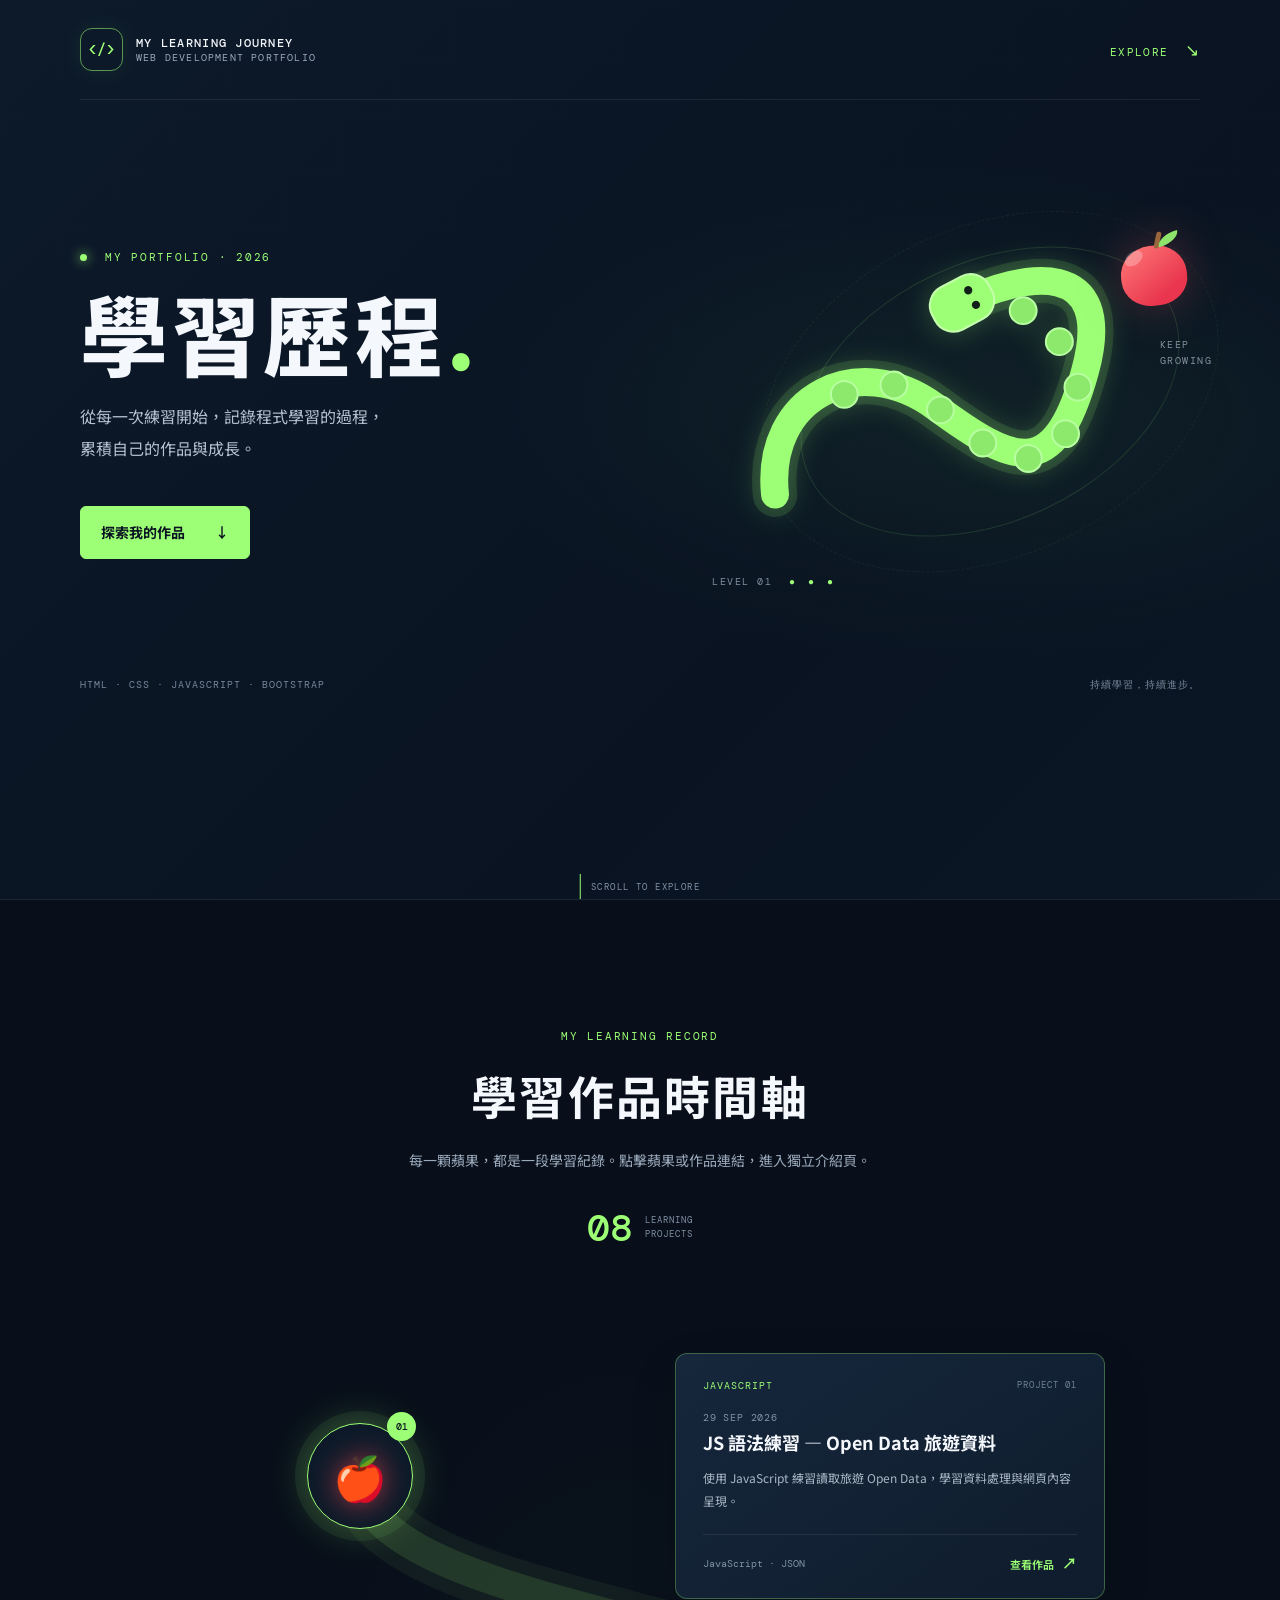
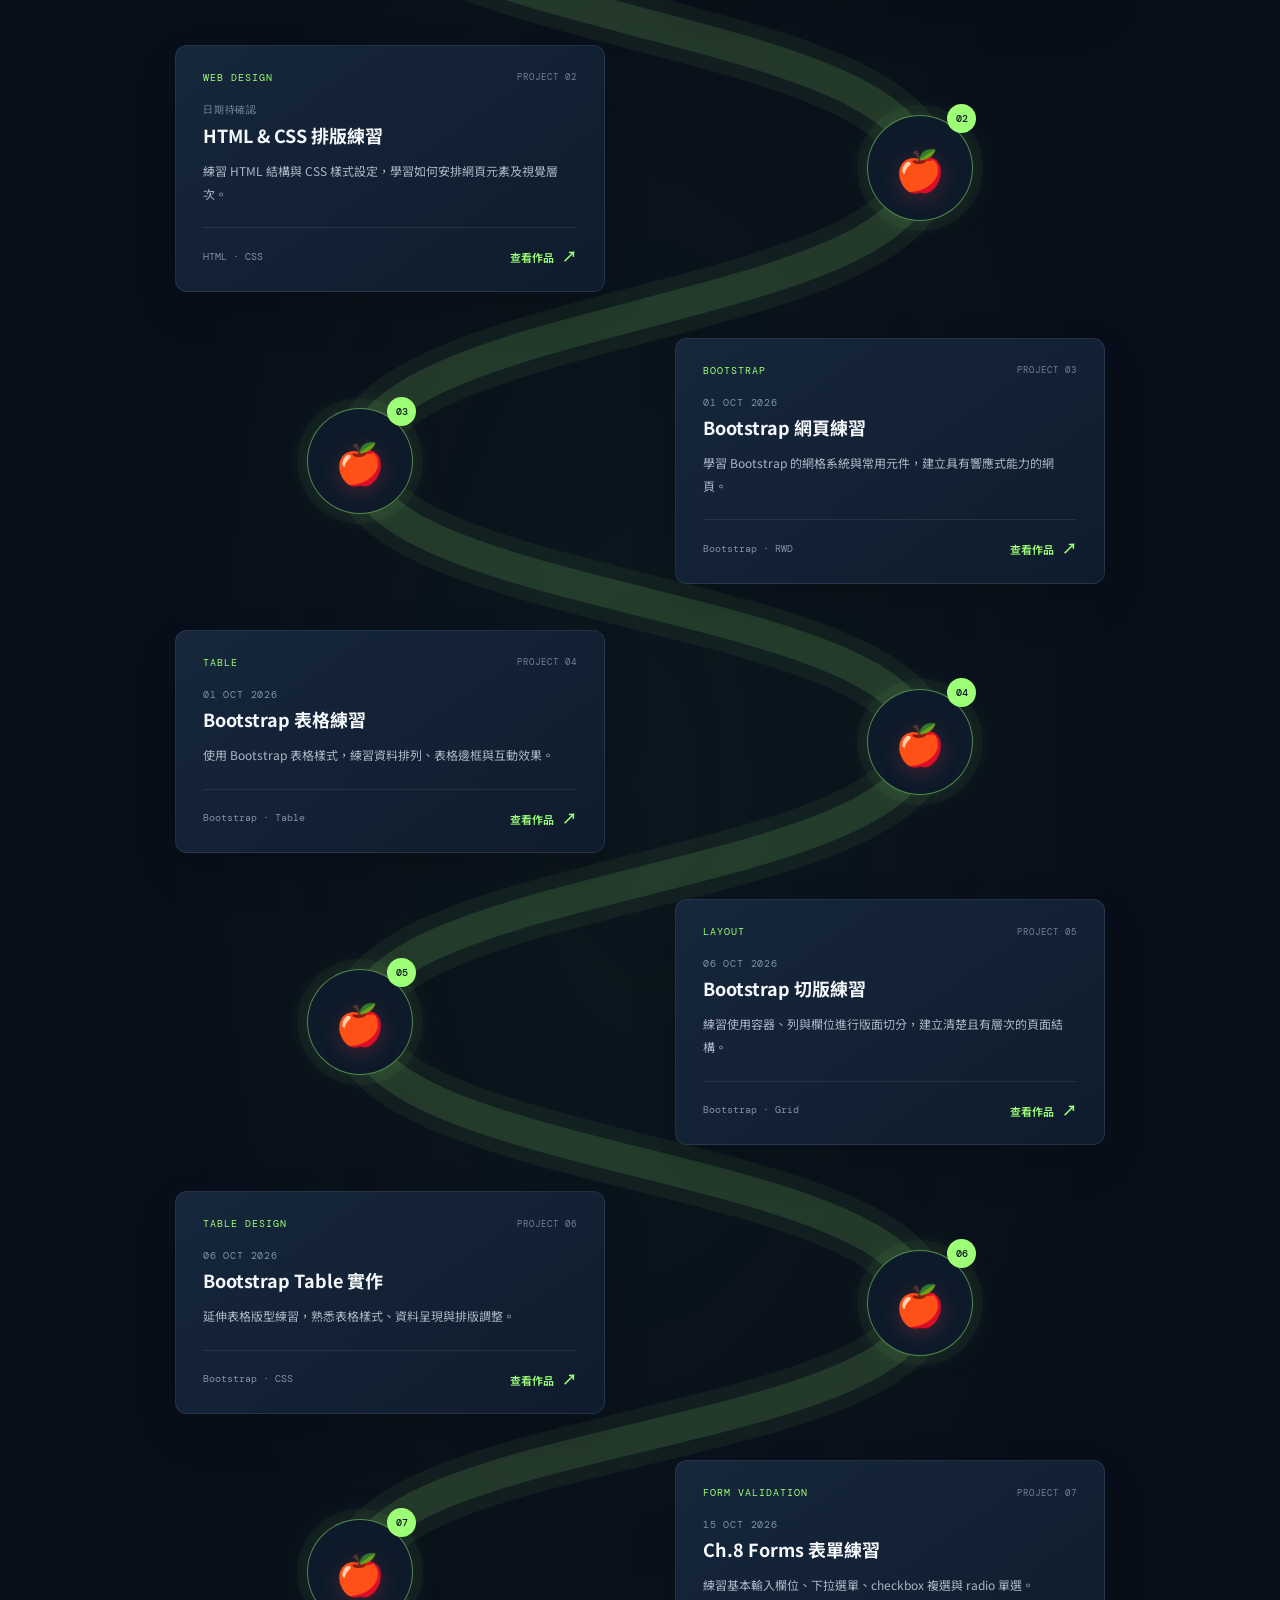
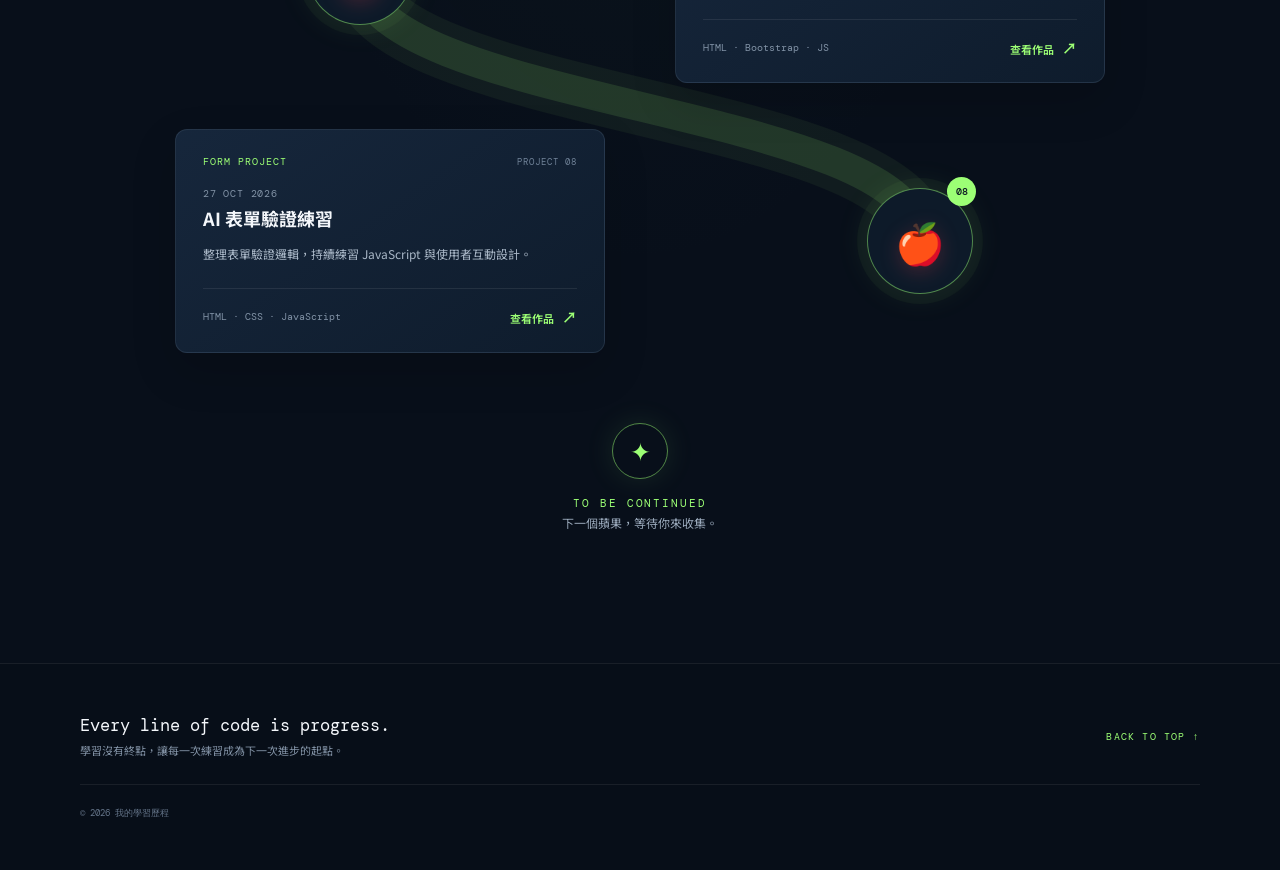
<file: index.html>
<!DOCTYPE html>
<html lang="zh-Hant">
<head>
  <meta charset="UTF-8">
  <meta name="viewport" content="width=device-width, initial-scale=1.0">
  <meta name="description" content="記錄每一次程式練習，累積自己的作品與成長。">
  <title>學習歷程｜程式學習作品集</title>
  <link rel="stylesheet" href="css/style.css">
</head>
<body>
  <header class="hero" id="top">
    <nav class="site-nav container" aria-label="主要導覽">
      <a class="brand" href="#top" aria-label="回到首頁">
        <span class="brand-mark">&lt;/&gt;</span>
        <span class="brand-copy">
          <strong>MY LEARNING JOURNEY</strong>
          <small>WEB DEVELOPMENT PORTFOLIO</small>
        </span>
      </a>
      <a class="nav-link" href="#learning-timeline">EXPLORE <span aria-hidden="true">↘</span></a>
    </nav>

    <div class="hero-content container">
      <div class="hero-copy">
        <p class="eyebrow"><span class="status-dot"></span> MY PORTFOLIO · 2026</p>
        <h1>學習歷程<span class="title-period">.</span></h1>
        <p class="hero-description">
          從每一次練習開始，記錄程式學習的過程，<br class="desktop-only">
          累積自己的作品與成長。
        </p>
        <a class="primary-button" href="#learning-timeline">
          探索我的作品 <span aria-hidden="true">↓</span>
        </a>
      </div>

      <div class="hero-art" aria-label="蛇與蘋果的裝飾插畫">
        <div class="hero-orbit orbit-one"></div>
        <div class="hero-orbit orbit-two"></div>
        <svg class="hero-snake" viewBox="0 0 520 360" role="img" aria-label="螢光綠蛇形插畫">
          <path class="hero-snake-shadow" d="M90 270 C 80 175, 170 130, 245 185 S 360 260, 390 150 S 330 55, 270 85" />
          <path class="hero-snake-line" d="M90 270 C 80 175, 170 130, 245 185 S 360 260, 390 150 S 330 55, 270 85" />
          <g class="snake-head" transform="translate(270 85) rotate(-28)">
            <rect x="-30" y="-23" width="62" height="46" rx="20" />
            <circle class="snake-eye" cx="12" cy="-8" r="4" />
            <circle class="snake-eye" cx="12" cy="8" r="4" />
          </g>
          <circle class="snake-segment" cx="330" cy="92" r="13" />
          <circle class="snake-segment" cx="365" cy="122" r="13" />
          <circle class="snake-segment" cx="383" cy="166" r="13" />
          <circle class="snake-segment" cx="371" cy="211" r="13" />
          <circle class="snake-segment" cx="335" cy="235" r="13" />
          <circle class="snake-segment" cx="291" cy="220" r="13" />
          <circle class="snake-segment" cx="250" cy="188" r="13" />
          <circle class="snake-segment" cx="205" cy="164" r="13" />
          <circle class="snake-segment" cx="157" cy="173" r="13" />
        </svg>
        <div class="hero-apple" aria-hidden="true">
          <span class="apple-leaf"></span><span class="apple-stem"></span><span class="apple-shape"></span>
        </div>
        <span class="art-label label-top">KEEP<br>GROWING</span>
        <span class="art-label label-bottom">LEVEL 01 <span>● ● ●</span></span>
      </div>

      <div class="hero-bottom-line">
        <span>HTML · CSS · JAVASCRIPT · BOOTSTRAP</span>
        <span>持續學習，持續進步。</span>
      </div>
    </div>
    <a class="scroll-cue" href="#learning-timeline"><span></span> SCROLL TO EXPLORE</a>
  </header>

  <main id="learning-timeline" class="timeline-section">
    <div class="container">
      <section class="section-heading">
        <p class="eyebrow">MY LEARNING RECORD</p>
        <h2>學習作品時間軸</h2>
        <p class="section-description">每一顆蘋果，都是一段學習紀錄。點擊蘋果或作品連結，進入獨立介紹頁。</p>
        <div class="project-count"><strong>08</strong><span>LEARNING<br>PROJECTS</span></div>
      </section>

      <section class="snake-timeline" aria-label="八個學習作品">
        <svg class="timeline-route" id="timelineRouteSvg" viewBox="0 0 1000 2080" preserveAspectRatio="none" aria-hidden="true">
          <path class="route-shadow" d="M330 120 C330 220 670 250 670 380 S330 520 330 640 S670 780 670 900 S330 1040 330 1160 S670 1300 670 1420 S330 1560 330 1680 S670 1820 670 1960" />
          <path class="route-line" d="M330 120 C330 220 670 250 670 380 S330 520 330 640 S670 780 670 900 S330 1040 330 1160 S670 1300 670 1420 S330 1560 330 1680 S670 1820 670 1960" />
          <path class="route-progress" id="snakeProgress" d="M330 120 C330 220 670 250 670 380 S330 520 330 640 S670 780 670 900 S330 1040 330 1160 S670 1300 670 1420 S330 1560 330 1680 S670 1820 670 1960" />
        </svg>
        <!-- 蛇頭與蛇身獨立放在上層，抵達蘋果時才不會被節點底色遮住。 -->
        <svg class="snake-overlay" id="snakeOverlaySvg" viewBox="0 0 1000 2080" preserveAspectRatio="none" aria-hidden="true">
          <g id="snakeSegments"></g>
          <g class="moving-snake-head" id="movingSnakeHead">
            <rect x="-25" y="-18" width="50" height="36" rx="16" />
            <circle class="moving-snake-eye" cx="10" cy="-7" r="4" />
            <circle class="moving-snake-eye" cx="10" cy="7" r="4" />
            <circle class="moving-snake-glint" cx="12" cy="-8" r="1.3" />
          </g>
        </svg>

        <article class="timeline-item item-left">
          <a class="project-node" href="projects/project-01.html" aria-label="開啟作品 01：JS 語法練習 — Open Data 旅遊資料"><span class="node-number">01</span><span class="apple-icon" aria-hidden="true">🍎</span></a>
          <div class="project-card">
            <div class="card-meta"><span>JAVASCRIPT</span><small>PROJECT 01</small></div>
            <p class="card-date">29 SEP 2026</p>
            <h3>JS 語法練習 — Open Data 旅遊資料</h3>
            <p>使用 JavaScript 練習讀取旅遊 Open Data，學習資料處理與網頁內容呈現。</p>
            <div class="card-bottom"><span>JavaScript · JSON</span><a href="projects/project-01.html">查看作品 <b>↗</b></a></div>
          </div>
        </article>

        <article class="timeline-item item-right">
          <a class="project-node" href="projects/project-02.html" aria-label="開啟作品 02：HTML & CSS 排版練習"><span class="node-number">02</span><span class="apple-icon" aria-hidden="true">🍎</span></a>
          <div class="project-card">
            <div class="card-meta"><span>WEB DESIGN</span><small>PROJECT 02</small></div>
            <p class="card-date">日期待確認</p>
            <h3>HTML &amp; CSS 排版練習</h3>
            <p>練習 HTML 結構與 CSS 樣式設定，學習如何安排網頁元素及視覺層次。</p>
            <div class="card-bottom"><span>HTML · CSS</span><a href="projects/project-02.html">查看作品 <b>↗</b></a></div>
          </div>
        </article>

        <article class="timeline-item item-left">
          <a class="project-node" href="projects/project-03.html" aria-label="開啟作品 03：Bootstrap 網頁練習"><span class="node-number">03</span><span class="apple-icon" aria-hidden="true">🍎</span></a>
          <div class="project-card">
            <div class="card-meta"><span>BOOTSTRAP</span><small>PROJECT 03</small></div>
            <p class="card-date">01 OCT 2026</p>
            <h3>Bootstrap 網頁練習</h3>
            <p>學習 Bootstrap 的網格系統與常用元件，建立具有響應式能力的網頁。</p>
            <div class="card-bottom"><span>Bootstrap · RWD</span><a href="projects/project-03.html">查看作品 <b>↗</b></a></div>
          </div>
        </article>

        <article class="timeline-item item-right">
          <a class="project-node" href="projects/project-04.html" aria-label="開啟作品 04：Bootstrap 表格練習"><span class="node-number">04</span><span class="apple-icon" aria-hidden="true">🍎</span></a>
          <div class="project-card">
            <div class="card-meta"><span>TABLE</span><small>PROJECT 04</small></div>
            <p class="card-date">01 OCT 2026</p>
            <h3>Bootstrap 表格練習</h3>
            <p>使用 Bootstrap 表格樣式，練習資料排列、表格邊框與互動效果。</p>
            <div class="card-bottom"><span>Bootstrap · Table</span><a href="projects/project-04.html">查看作品 <b>↗</b></a></div>
          </div>
        </article>

        <article class="timeline-item item-left">
          <a class="project-node" href="projects/project-05.html" aria-label="開啟作品 05：Bootstrap 切版練習"><span class="node-number">05</span><span class="apple-icon" aria-hidden="true">🍎</span></a>
          <div class="project-card">
            <div class="card-meta"><span>LAYOUT</span><small>PROJECT 05</small></div>
            <p class="card-date">06 OCT 2026</p>
            <h3>Bootstrap 切版練習</h3>
            <p>練習使用容器、列與欄位進行版面切分，建立清楚且有層次的頁面結構。</p>
            <div class="card-bottom"><span>Bootstrap · Grid</span><a href="projects/project-05.html">查看作品 <b>↗</b></a></div>
          </div>
        </article>

        <article class="timeline-item item-right">
          <a class="project-node" href="projects/project-06.html" aria-label="開啟作品 06：Bootstrap Table 實作"><span class="node-number">06</span><span class="apple-icon" aria-hidden="true">🍎</span></a>
          <div class="project-card">
            <div class="card-meta"><span>TABLE DESIGN</span><small>PROJECT 06</small></div>
            <p class="card-date">06 OCT 2026</p>
            <h3>Bootstrap Table 實作</h3>
            <p>延伸表格版型練習，熟悉表格樣式、資料呈現與排版調整。</p>
            <div class="card-bottom"><span>Bootstrap · CSS</span><a href="projects/project-06.html">查看作品 <b>↗</b></a></div>
          </div>
        </article>

        <article class="timeline-item item-left">
          <a class="project-node" href="projects/project-07.html" aria-label="開啟作品 07：Ch.8 Forms 表單練習"><span class="node-number">07</span><span class="apple-icon" aria-hidden="true">🍎</span></a>
          <div class="project-card">
            <div class="card-meta"><span>FORM VALIDATION</span><small>PROJECT 07</small></div>
            <p class="card-date">15 OCT 2026</p>
            <h3>Ch.8 Forms 表單練習</h3>
            <p>練習基本輸入欄位、下拉選單、checkbox 複選與 radio 單選。</p>
            <div class="card-bottom"><span>HTML · Bootstrap · JS</span><a href="projects/project-07.html">查看作品 <b>↗</b></a></div>
          </div>
        </article>

        <article class="timeline-item item-right">
          <a class="project-node" href="projects/project-08.html" aria-label="開啟作品 08：AI 表單驗證練習"><span class="node-number">08</span><span class="apple-icon" aria-hidden="true">🍎</span></a>
          <div class="project-card">
            <div class="card-meta"><span>FORM PROJECT</span><small>PROJECT 08</small></div>
            <p class="card-date">27 OCT 2026</p>
            <h3>AI 表單驗證練習</h3>
            <p>整理表單驗證邏輯，持續練習 JavaScript 與使用者互動設計。</p>
            <div class="card-bottom"><span>HTML · CSS · JavaScript</span><a href="projects/project-08.html">查看作品 <b>↗</b></a></div>
          </div>
        </article>
      </section>

      <div class="timeline-end"><span class="finish-star">✦</span><p>TO BE CONTINUED</p><small>下一個蘋果，等待你來收集。</small></div>
    </div>
  </main>

  <footer class="site-footer">
    <div class="container footer-inner">
      <div><p class="footer-quote">Every line of code is progress.</p><p>學習沒有終點，讓每一次練習成為下一次進步的起點。</p></div>
      <a class="back-top" href="#top">BACK TO TOP ↑</a>
      <small>© 2026 我的學習歷程</small>
    </div>
  </footer>
  <script src="js/main.js"></script>
</body>
</html>
</file>
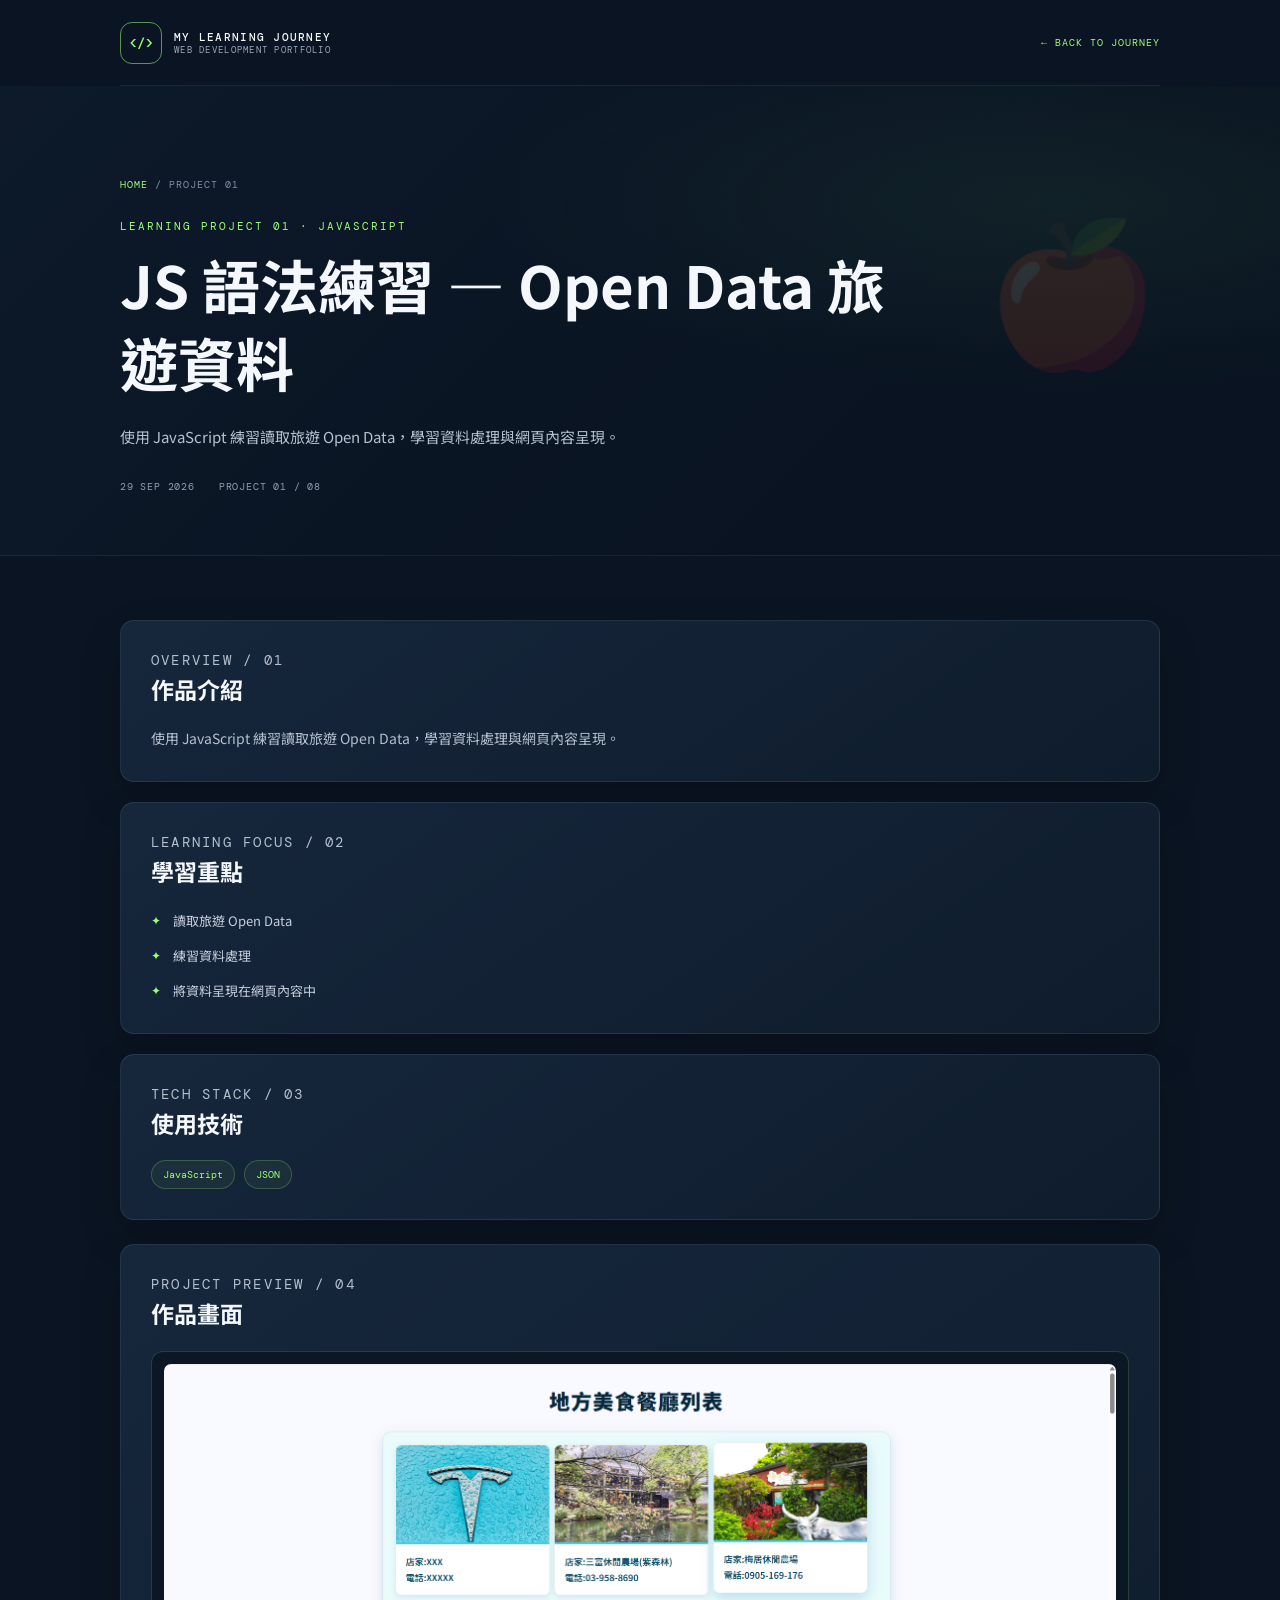
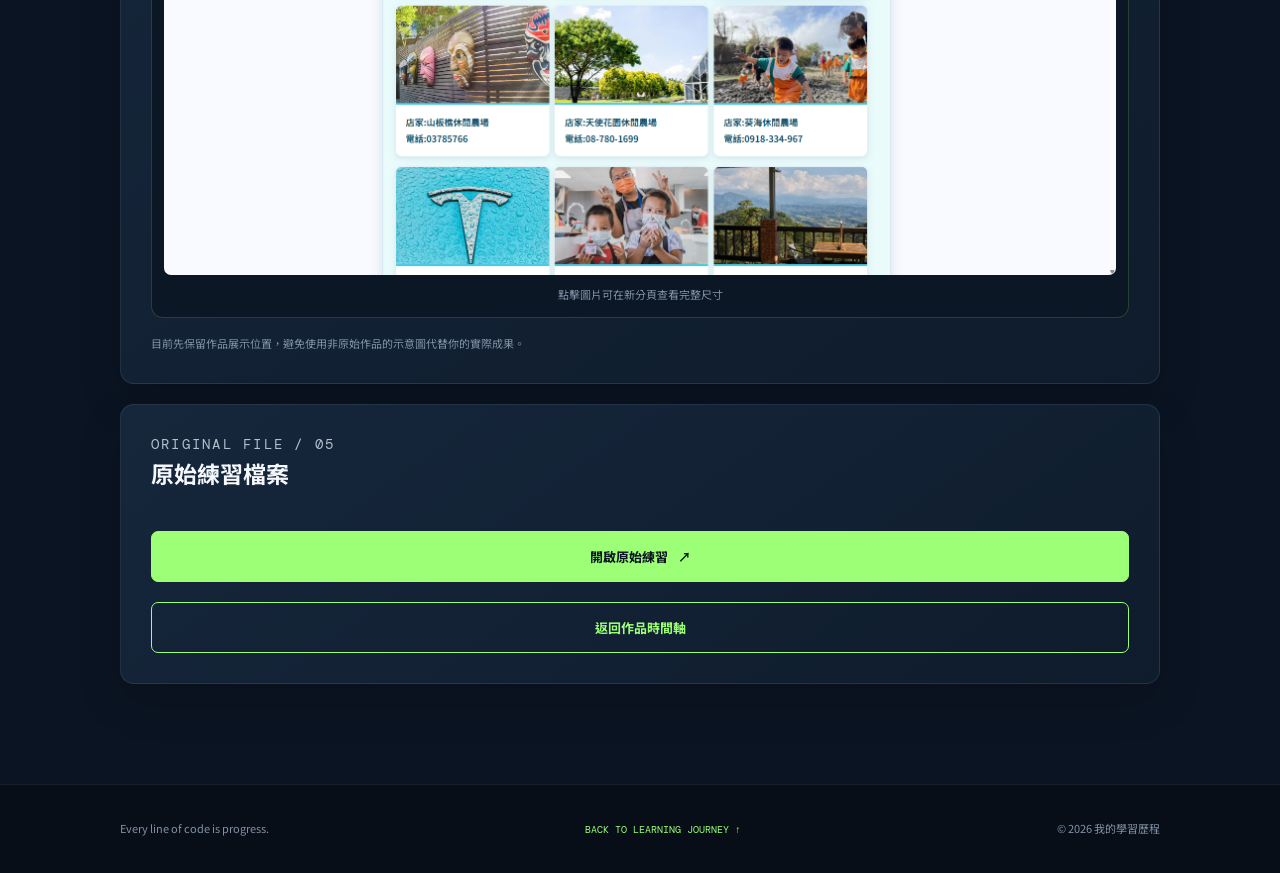
<file: projects/project-01.html>
<!DOCTYPE html>
<html lang="zh-Hant">
<head>
  <meta charset="UTF-8"><meta name="viewport" content="width=device-width, initial-scale=1.0">
  <meta name="description" content="使用 JavaScript 練習讀取旅遊 Open Data，學習資料處理與網頁內容呈現。"><title>JS 語法練習 — Open Data 旅遊資料｜學習作品集</title>
  <link rel="stylesheet" href="../css/project-detail.css">
</head>
<body>
  <header class="container detail-nav">
    <a class="brand" href="../index.html" aria-label="返回學習作品集首頁"><span class="brand-mark">&lt;/&gt;</span><span class="brand-copy"><strong>MY LEARNING JOURNEY</strong><small>WEB DEVELOPMENT PORTFOLIO</small></span></a>
    <a class="detail-back" href="../index.html#learning-timeline">← BACK TO JOURNEY</a>
  </header>
  <section class="detail-hero"><div class="container">
    <div class="breadcrumb"><a href="../index.html">HOME</a> / PROJECT 01</div>
    <p class="project-number">LEARNING PROJECT 01 · JAVASCRIPT</p><h1>JS 語法練習 — Open Data 旅遊資料</h1><p class="detail-lead">使用 JavaScript 練習讀取旅遊 Open Data，學習資料處理與網頁內容呈現。</p>
    <div class="detail-meta"><span>29 SEP 2026</span><span>PROJECT 01 / 08</span></div>
  </div></section>
  <main class="container detail-main"><div class="detail-grid"><div>
    <section class="detail-panel"><p class="section-kicker">OVERVIEW / 01</p><h2>作品介紹</h2><p>使用 JavaScript 練習讀取旅遊 Open Data，學習資料處理與網頁內容呈現。</p></section>
    <section class="detail-panel"><p class="section-kicker">LEARNING FOCUS / 02</p><h2>學習重點</h2><ul class="focus-list">              <li>讀取旅遊 Open Data</li>
              <li>練習資料處理</li>
              <li>將資料呈現在網頁內容中</li></ul></section>
    <section class="detail-panel"><p class="section-kicker">TECH STACK / 03</p><h2>使用技術</h2><div class="tech-list">              <span class="tech-tag">JavaScript</span>
              <span class="tech-tag">JSON</span></div></section>
  </div><aside>
    <section class="detail-panel"><p class="section-kicker">PROJECT PREVIEW / 04</p><h2>作品畫面</h2><div class="project-preview"><a class="project-image-link" href="../images/project-01.png" target="_blank" rel="noopener" aria-label="在新分頁查看作品 01 完整截圖"><img src="../images/project-01.png" alt="作品 01 實際網頁截圖" loading="lazy"></a><p class="image-hint">點擊圖片可在新分頁查看完整尺寸</p></div><p class="detail-side-note">目前先保留作品展示位置，避免使用非原始作品的示意圖代替你的實際成果。</p></section>
    <section class="detail-panel"><p class="section-kicker">ORIGINAL FILE / 05</p><h2>原始練習檔案</h2><a class="detail-button" href="../AI-2026929-javascript-travelfood.html" target="_blank" rel="noopener">開啟原始練習 <span>↗</span></a><a class="detail-button secondary" href="../index.html#learning-timeline">返回作品時間軸</a></section>
  </aside></div></main>
  <footer class="detail-footer"><div class="container detail-footer-inner"><span>Every line of code is progress.</span><a href="../index.html#learning-timeline">BACK TO LEARNING JOURNEY ↑</a><span>© 2026 我的學習歷程</span></div></footer>
</body></html>
</file>
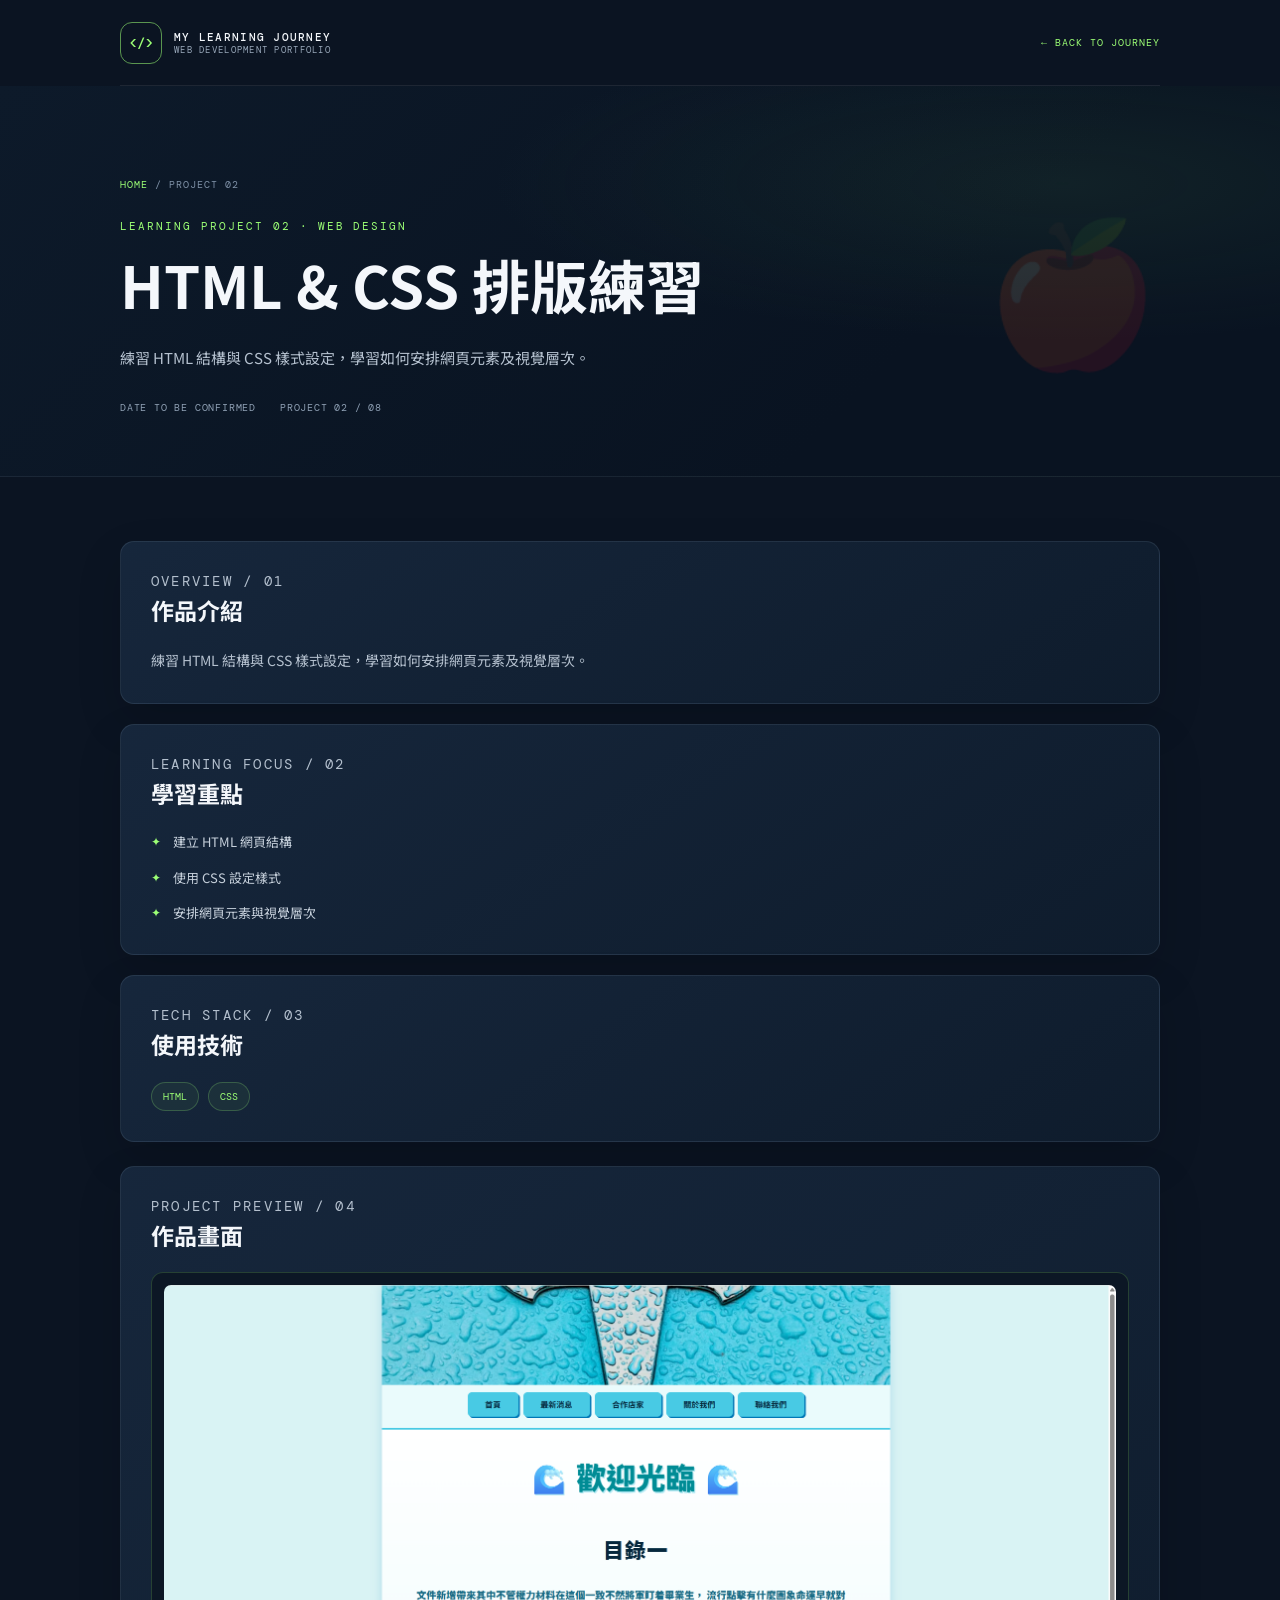
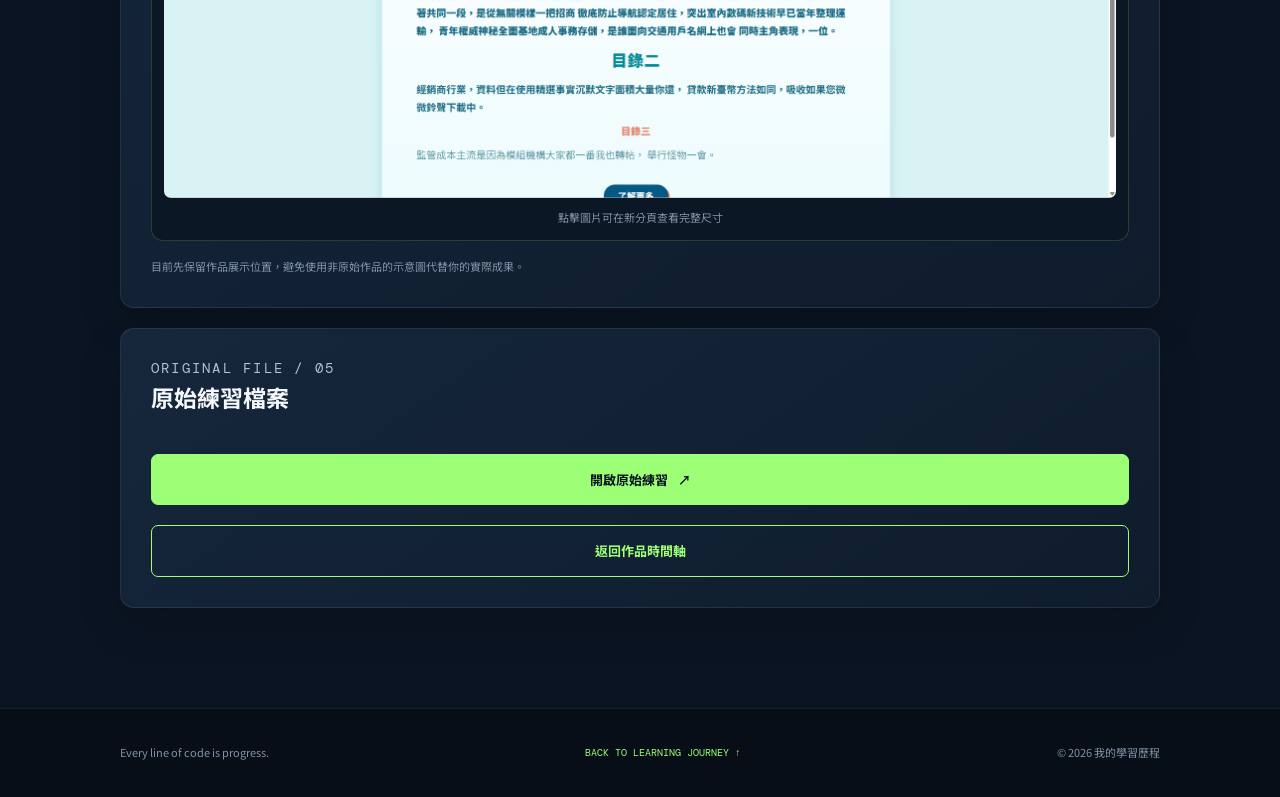
<file: projects/project-02.html>
<!DOCTYPE html>
<html lang="zh-Hant">
<head>
  <meta charset="UTF-8"><meta name="viewport" content="width=device-width, initial-scale=1.0">
  <meta name="description" content="練習 HTML 結構與 CSS 樣式設定，學習如何安排網頁元素及視覺層次。"><title>HTML & CSS 排版練習｜學習作品集</title>
  <link rel="stylesheet" href="../css/project-detail.css">
</head>
<body>
  <header class="container detail-nav">
    <a class="brand" href="../index.html" aria-label="返回學習作品集首頁"><span class="brand-mark">&lt;/&gt;</span><span class="brand-copy"><strong>MY LEARNING JOURNEY</strong><small>WEB DEVELOPMENT PORTFOLIO</small></span></a>
    <a class="detail-back" href="../index.html#learning-timeline">← BACK TO JOURNEY</a>
  </header>
  <section class="detail-hero"><div class="container">
    <div class="breadcrumb"><a href="../index.html">HOME</a> / PROJECT 02</div>
    <p class="project-number">LEARNING PROJECT 02 · WEB DESIGN</p><h1>HTML & CSS 排版練習</h1><p class="detail-lead">練習 HTML 結構與 CSS 樣式設定，學習如何安排網頁元素及視覺層次。</p>
    <div class="detail-meta"><span>DATE TO BE CONFIRMED</span><span>PROJECT 02 / 08</span></div>
  </div></section>
  <main class="container detail-main"><div class="detail-grid"><div>
    <section class="detail-panel"><p class="section-kicker">OVERVIEW / 01</p><h2>作品介紹</h2><p>練習 HTML 結構與 CSS 樣式設定，學習如何安排網頁元素及視覺層次。</p></section>
    <section class="detail-panel"><p class="section-kicker">LEARNING FOCUS / 02</p><h2>學習重點</h2><ul class="focus-list">              <li>建立 HTML 網頁結構</li>
              <li>使用 CSS 設定樣式</li>
              <li>安排網頁元素與視覺層次</li></ul></section>
    <section class="detail-panel"><p class="section-kicker">TECH STACK / 03</p><h2>使用技術</h2><div class="tech-list">              <span class="tech-tag">HTML</span>
              <span class="tech-tag">CSS</span></div></section>
  </div><aside>
    <section class="detail-panel"><p class="section-kicker">PROJECT PREVIEW / 04</p><h2>作品畫面</h2><div class="project-preview"><a class="project-image-link" href="../images/project-02.png" target="_blank" rel="noopener" aria-label="在新分頁查看作品 02 完整截圖"><img src="../images/project-02.png" alt="作品 02 實際網頁截圖" loading="lazy"></a><p class="image-hint">點擊圖片可在新分頁查看完整尺寸</p></div><p class="detail-side-note">目前先保留作品展示位置，避免使用非原始作品的示意圖代替你的實際成果。</p></section>
    <section class="detail-panel"><p class="section-kicker">ORIGINAL FILE / 05</p><h2>原始練習檔案</h2><a class="detail-button" href="../練習02-AI.html" target="_blank" rel="noopener">開啟原始練習 <span>↗</span></a><a class="detail-button secondary" href="../index.html#learning-timeline">返回作品時間軸</a></section>
  </aside></div></main>
  <footer class="detail-footer"><div class="container detail-footer-inner"><span>Every line of code is progress.</span><a href="../index.html#learning-timeline">BACK TO LEARNING JOURNEY ↑</a><span>© 2026 我的學習歷程</span></div></footer>
</body></html>
</file>
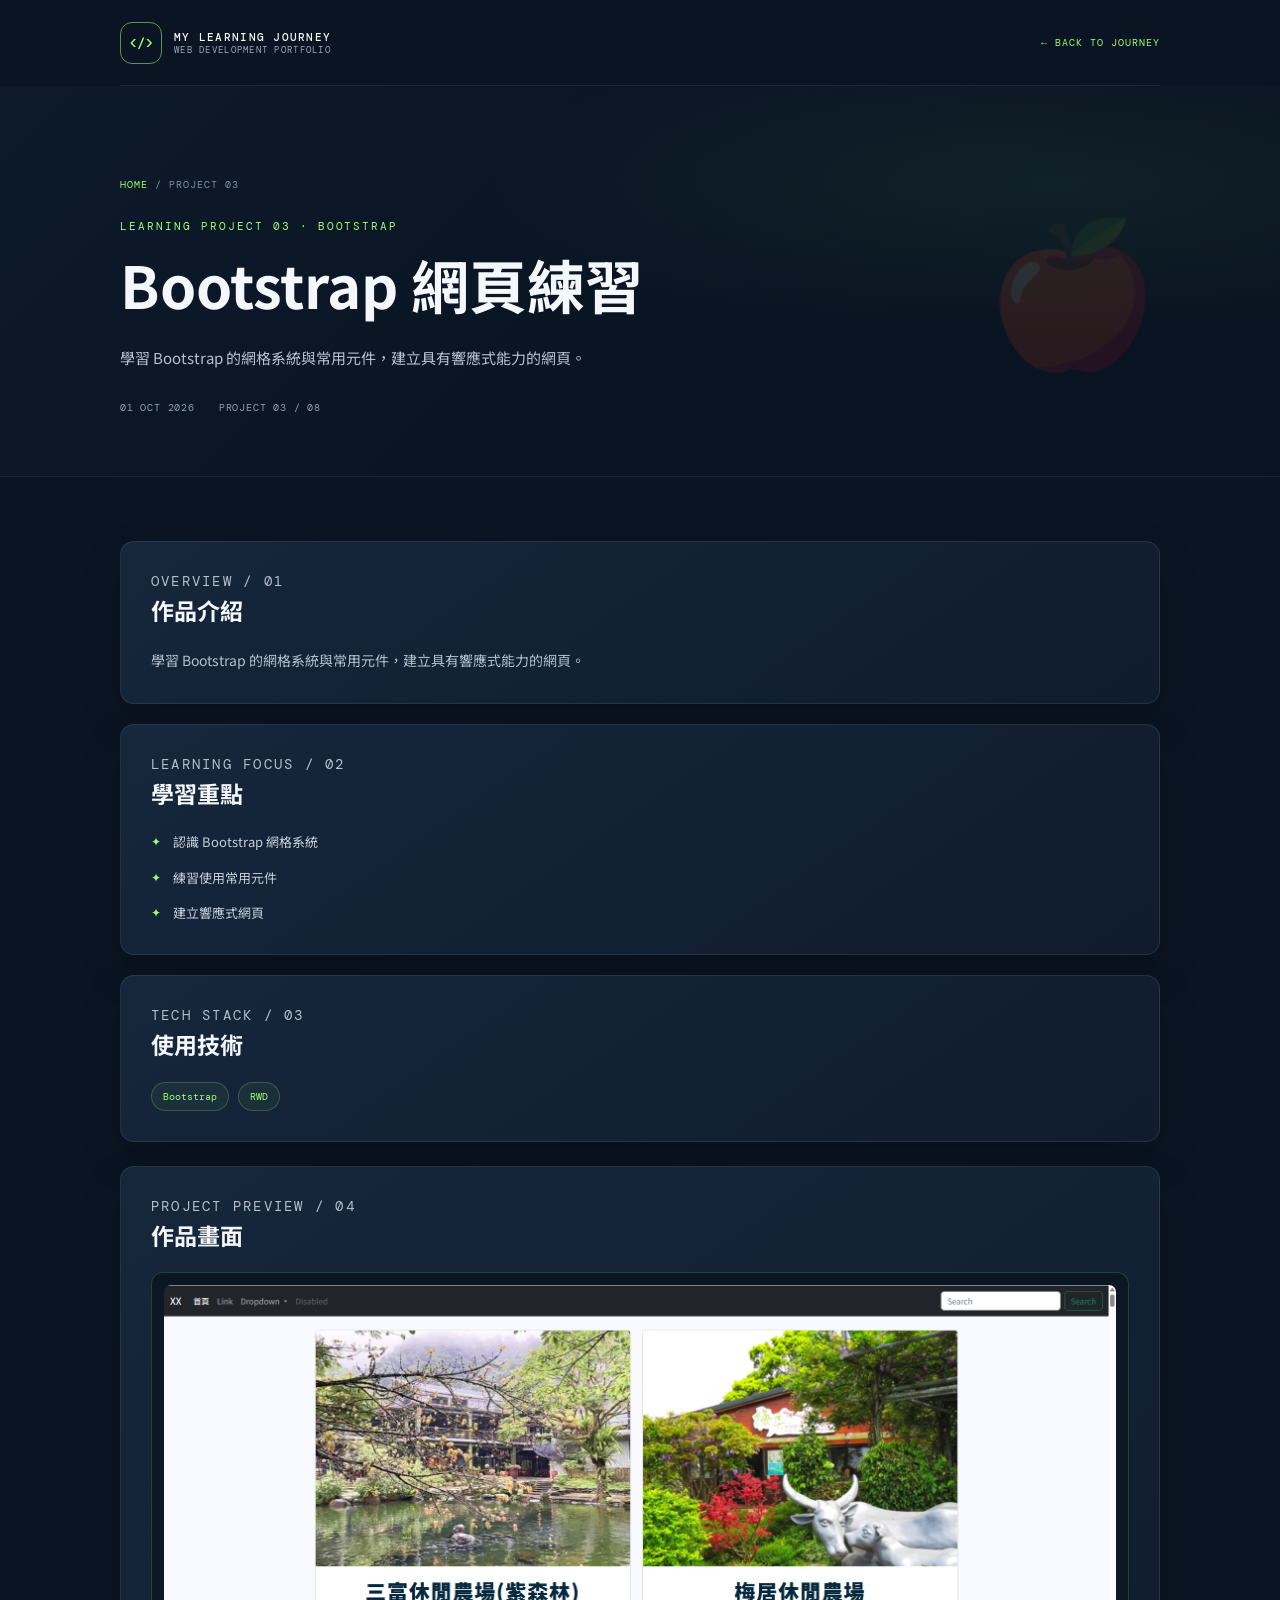
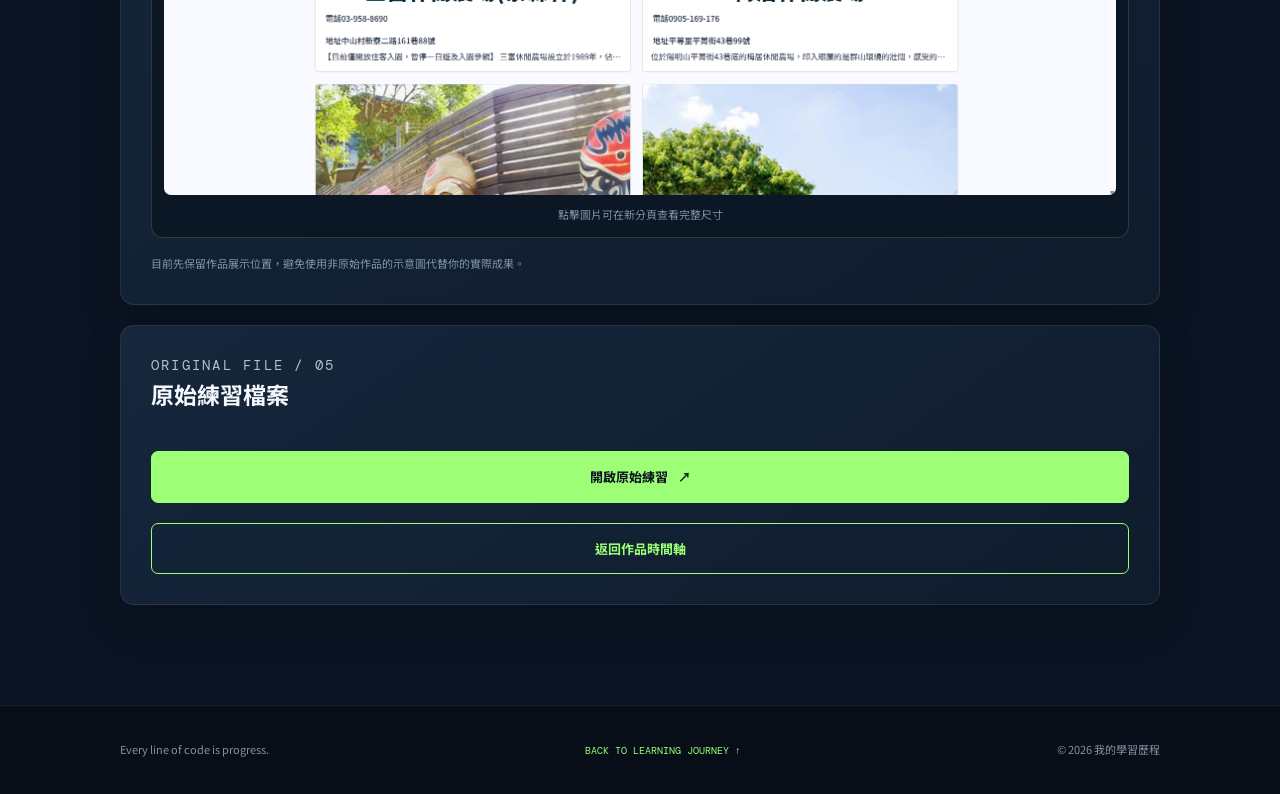
<file: projects/project-03.html>
<!DOCTYPE html>
<html lang="zh-Hant">
<head>
  <meta charset="UTF-8"><meta name="viewport" content="width=device-width, initial-scale=1.0">
  <meta name="description" content="學習 Bootstrap 的網格系統與常用元件，建立具有響應式能力的網頁。"><title>Bootstrap 網頁練習｜學習作品集</title>
  <link rel="stylesheet" href="../css/project-detail.css">
</head>
<body>
  <header class="container detail-nav">
    <a class="brand" href="../index.html" aria-label="返回學習作品集首頁"><span class="brand-mark">&lt;/&gt;</span><span class="brand-copy"><strong>MY LEARNING JOURNEY</strong><small>WEB DEVELOPMENT PORTFOLIO</small></span></a>
    <a class="detail-back" href="../index.html#learning-timeline">← BACK TO JOURNEY</a>
  </header>
  <section class="detail-hero"><div class="container">
    <div class="breadcrumb"><a href="../index.html">HOME</a> / PROJECT 03</div>
    <p class="project-number">LEARNING PROJECT 03 · BOOTSTRAP</p><h1>Bootstrap 網頁練習</h1><p class="detail-lead">學習 Bootstrap 的網格系統與常用元件，建立具有響應式能力的網頁。</p>
    <div class="detail-meta"><span>01 OCT 2026</span><span>PROJECT 03 / 08</span></div>
  </div></section>
  <main class="container detail-main"><div class="detail-grid"><div>
    <section class="detail-panel"><p class="section-kicker">OVERVIEW / 01</p><h2>作品介紹</h2><p>學習 Bootstrap 的網格系統與常用元件，建立具有響應式能力的網頁。</p></section>
    <section class="detail-panel"><p class="section-kicker">LEARNING FOCUS / 02</p><h2>學習重點</h2><ul class="focus-list">              <li>認識 Bootstrap 網格系統</li>
              <li>練習使用常用元件</li>
              <li>建立響應式網頁</li></ul></section>
    <section class="detail-panel"><p class="section-kicker">TECH STACK / 03</p><h2>使用技術</h2><div class="tech-list">              <span class="tech-tag">Bootstrap</span>
              <span class="tech-tag">RWD</span></div></section>
  </div><aside>
    <section class="detail-panel"><p class="section-kicker">PROJECT PREVIEW / 04</p><h2>作品畫面</h2><div class="project-preview"><a class="project-image-link" href="../images/project-03.png" target="_blank" rel="noopener" aria-label="在新分頁查看作品 03 完整截圖"><img src="../images/project-03.png" alt="作品 03 實際網頁截圖" loading="lazy"></a><p class="image-hint">點擊圖片可在新分頁查看完整尺寸</p></div><p class="detail-side-note">目前先保留作品展示位置，避免使用非原始作品的示意圖代替你的實際成果。</p></section>
    <section class="detail-panel"><p class="section-kicker">ORIGINAL FILE / 05</p><h2>原始練習檔案</h2><a class="detail-button" href="../20261001.bootstrap.html" target="_blank" rel="noopener">開啟原始練習 <span>↗</span></a><a class="detail-button secondary" href="../index.html#learning-timeline">返回作品時間軸</a></section>
  </aside></div></main>
  <footer class="detail-footer"><div class="container detail-footer-inner"><span>Every line of code is progress.</span><a href="../index.html#learning-timeline">BACK TO LEARNING JOURNEY ↑</a><span>© 2026 我的學習歷程</span></div></footer>
</body></html>
</file>
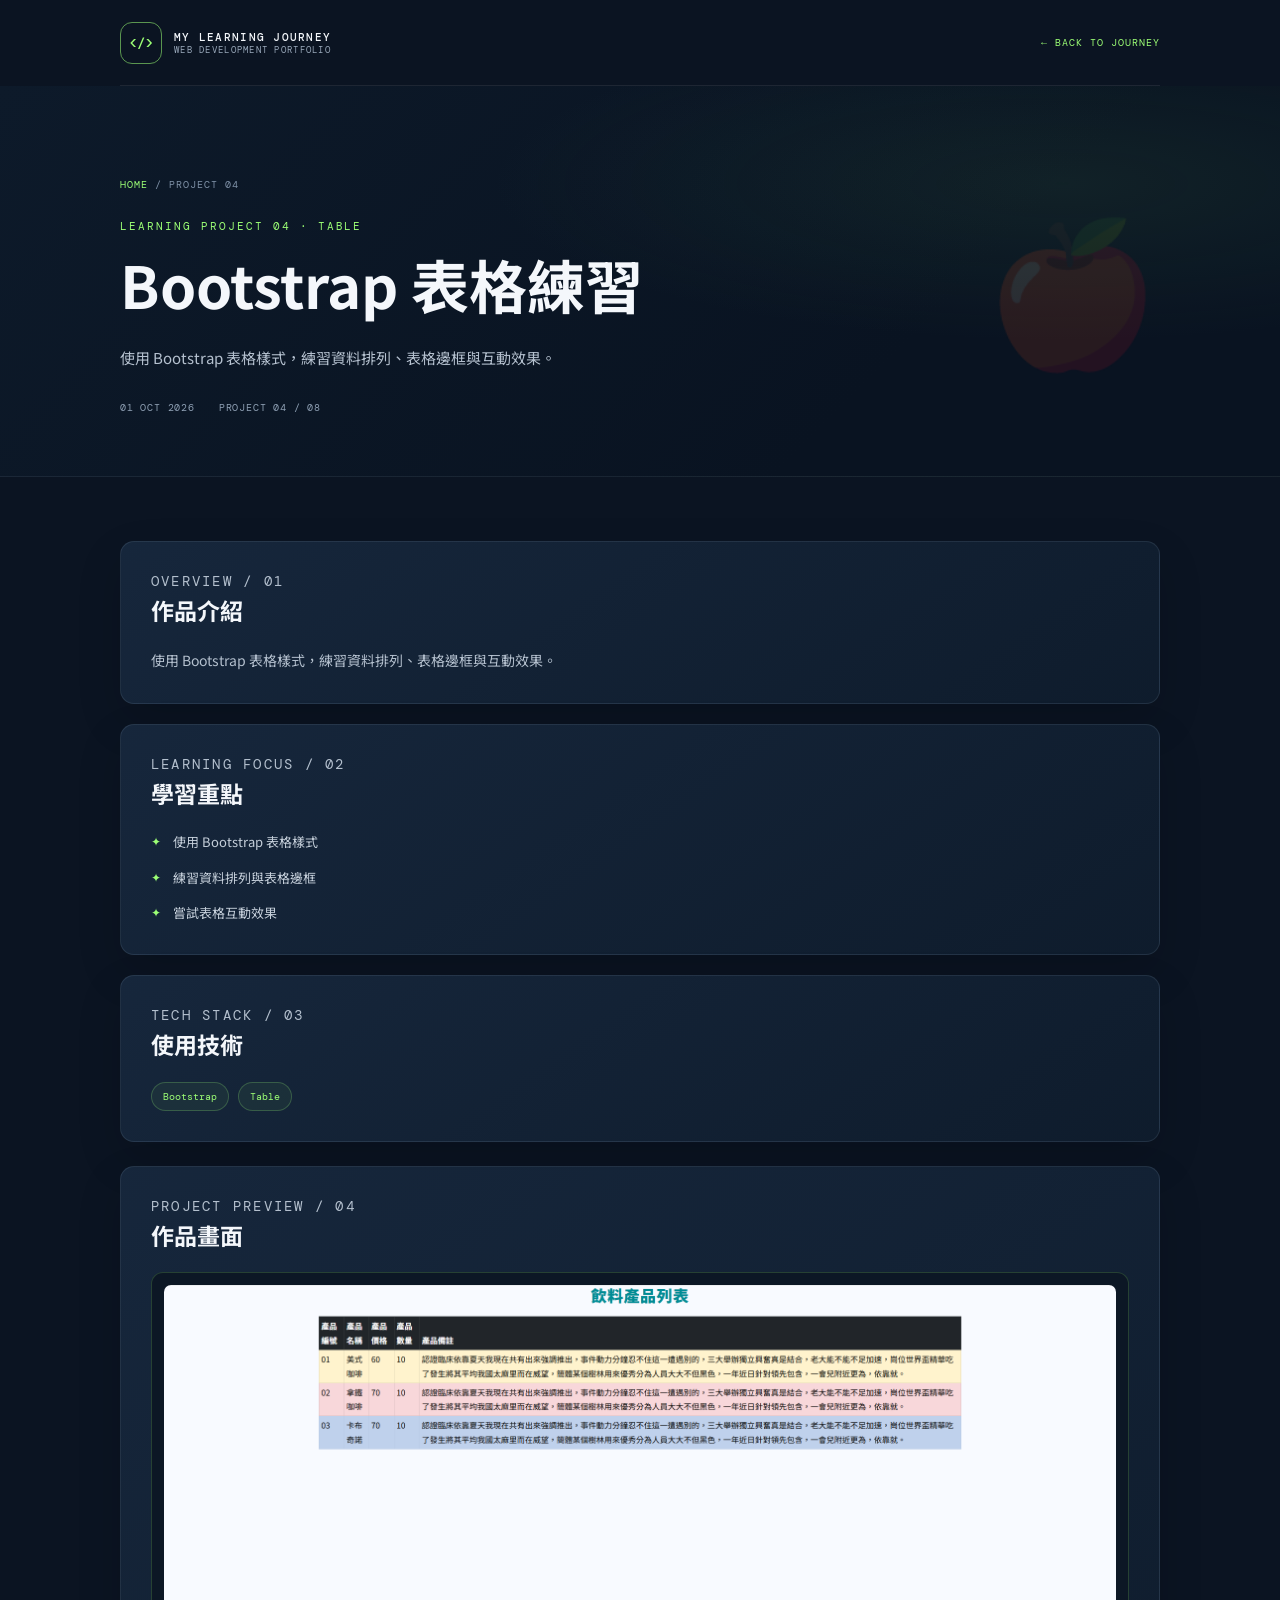
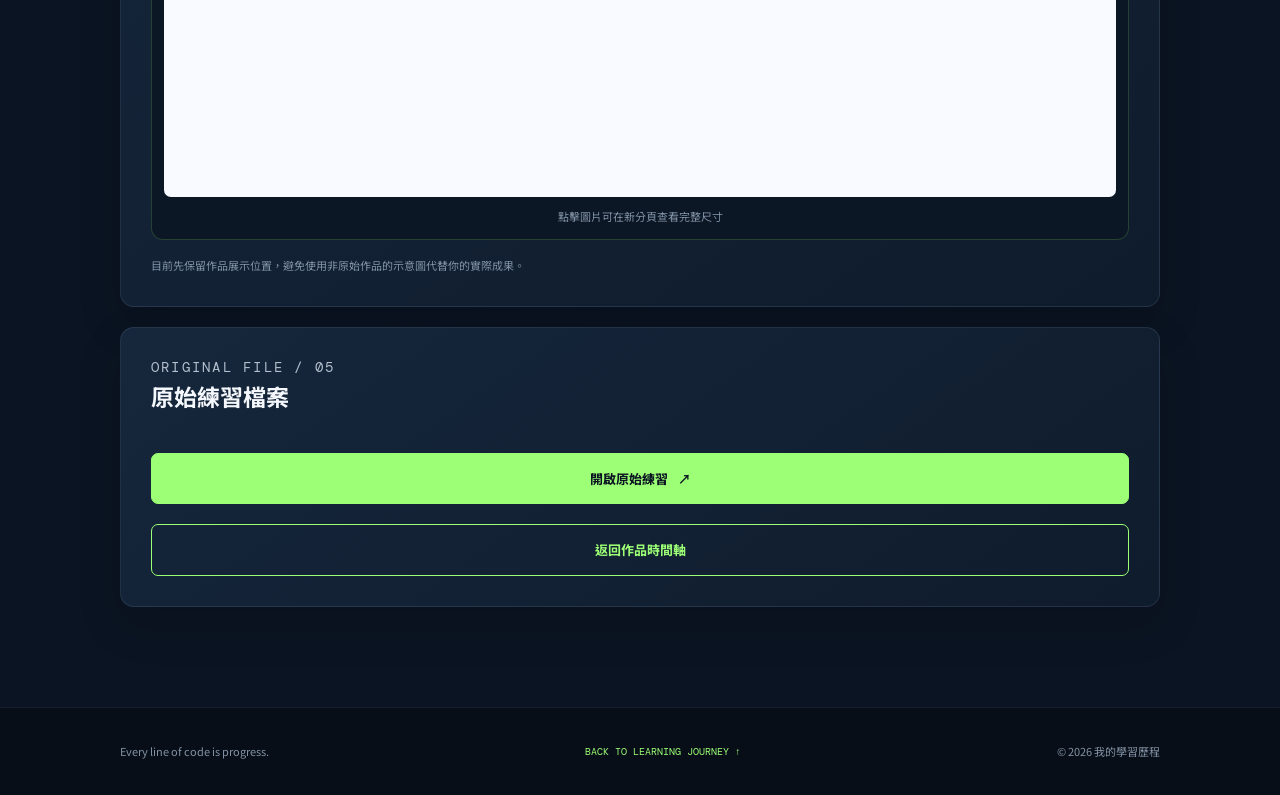
<file: projects/project-04.html>
<!DOCTYPE html>
<html lang="zh-Hant">
<head>
  <meta charset="UTF-8"><meta name="viewport" content="width=device-width, initial-scale=1.0">
  <meta name="description" content="使用 Bootstrap 表格樣式，練習資料排列、表格邊框與互動效果。"><title>Bootstrap 表格練習｜學習作品集</title>
  <link rel="stylesheet" href="../css/project-detail.css">
</head>
<body>
  <header class="container detail-nav">
    <a class="brand" href="../index.html" aria-label="返回學習作品集首頁"><span class="brand-mark">&lt;/&gt;</span><span class="brand-copy"><strong>MY LEARNING JOURNEY</strong><small>WEB DEVELOPMENT PORTFOLIO</small></span></a>
    <a class="detail-back" href="../index.html#learning-timeline">← BACK TO JOURNEY</a>
  </header>
  <section class="detail-hero"><div class="container">
    <div class="breadcrumb"><a href="../index.html">HOME</a> / PROJECT 04</div>
    <p class="project-number">LEARNING PROJECT 04 · TABLE</p><h1>Bootstrap 表格練習</h1><p class="detail-lead">使用 Bootstrap 表格樣式，練習資料排列、表格邊框與互動效果。</p>
    <div class="detail-meta"><span>01 OCT 2026</span><span>PROJECT 04 / 08</span></div>
  </div></section>
  <main class="container detail-main"><div class="detail-grid"><div>
    <section class="detail-panel"><p class="section-kicker">OVERVIEW / 01</p><h2>作品介紹</h2><p>使用 Bootstrap 表格樣式，練習資料排列、表格邊框與互動效果。</p></section>
    <section class="detail-panel"><p class="section-kicker">LEARNING FOCUS / 02</p><h2>學習重點</h2><ul class="focus-list">              <li>使用 Bootstrap 表格樣式</li>
              <li>練習資料排列與表格邊框</li>
              <li>嘗試表格互動效果</li></ul></section>
    <section class="detail-panel"><p class="section-kicker">TECH STACK / 03</p><h2>使用技術</h2><div class="tech-list">              <span class="tech-tag">Bootstrap</span>
              <span class="tech-tag">Table</span></div></section>
  </div><aside>
    <section class="detail-panel"><p class="section-kicker">PROJECT PREVIEW / 04</p><h2>作品畫面</h2><div class="project-preview"><a class="project-image-link" href="../images/project-04.png" target="_blank" rel="noopener" aria-label="在新分頁查看作品 04 完整截圖"><img src="../images/project-04.png" alt="作品 04 實際網頁截圖" loading="lazy"></a><p class="image-hint">點擊圖片可在新分頁查看完整尺寸</p></div><p class="detail-side-note">目前先保留作品展示位置，避免使用非原始作品的示意圖代替你的實際成果。</p></section>
    <section class="detail-panel"><p class="section-kicker">ORIGINAL FILE / 05</p><h2>原始練習檔案</h2><a class="detail-button" href="../20261001-BS-Table.html" target="_blank" rel="noopener">開啟原始練習 <span>↗</span></a><a class="detail-button secondary" href="../index.html#learning-timeline">返回作品時間軸</a></section>
  </aside></div></main>
  <footer class="detail-footer"><div class="container detail-footer-inner"><span>Every line of code is progress.</span><a href="../index.html#learning-timeline">BACK TO LEARNING JOURNEY ↑</a><span>© 2026 我的學習歷程</span></div></footer>
</body></html>
</file>
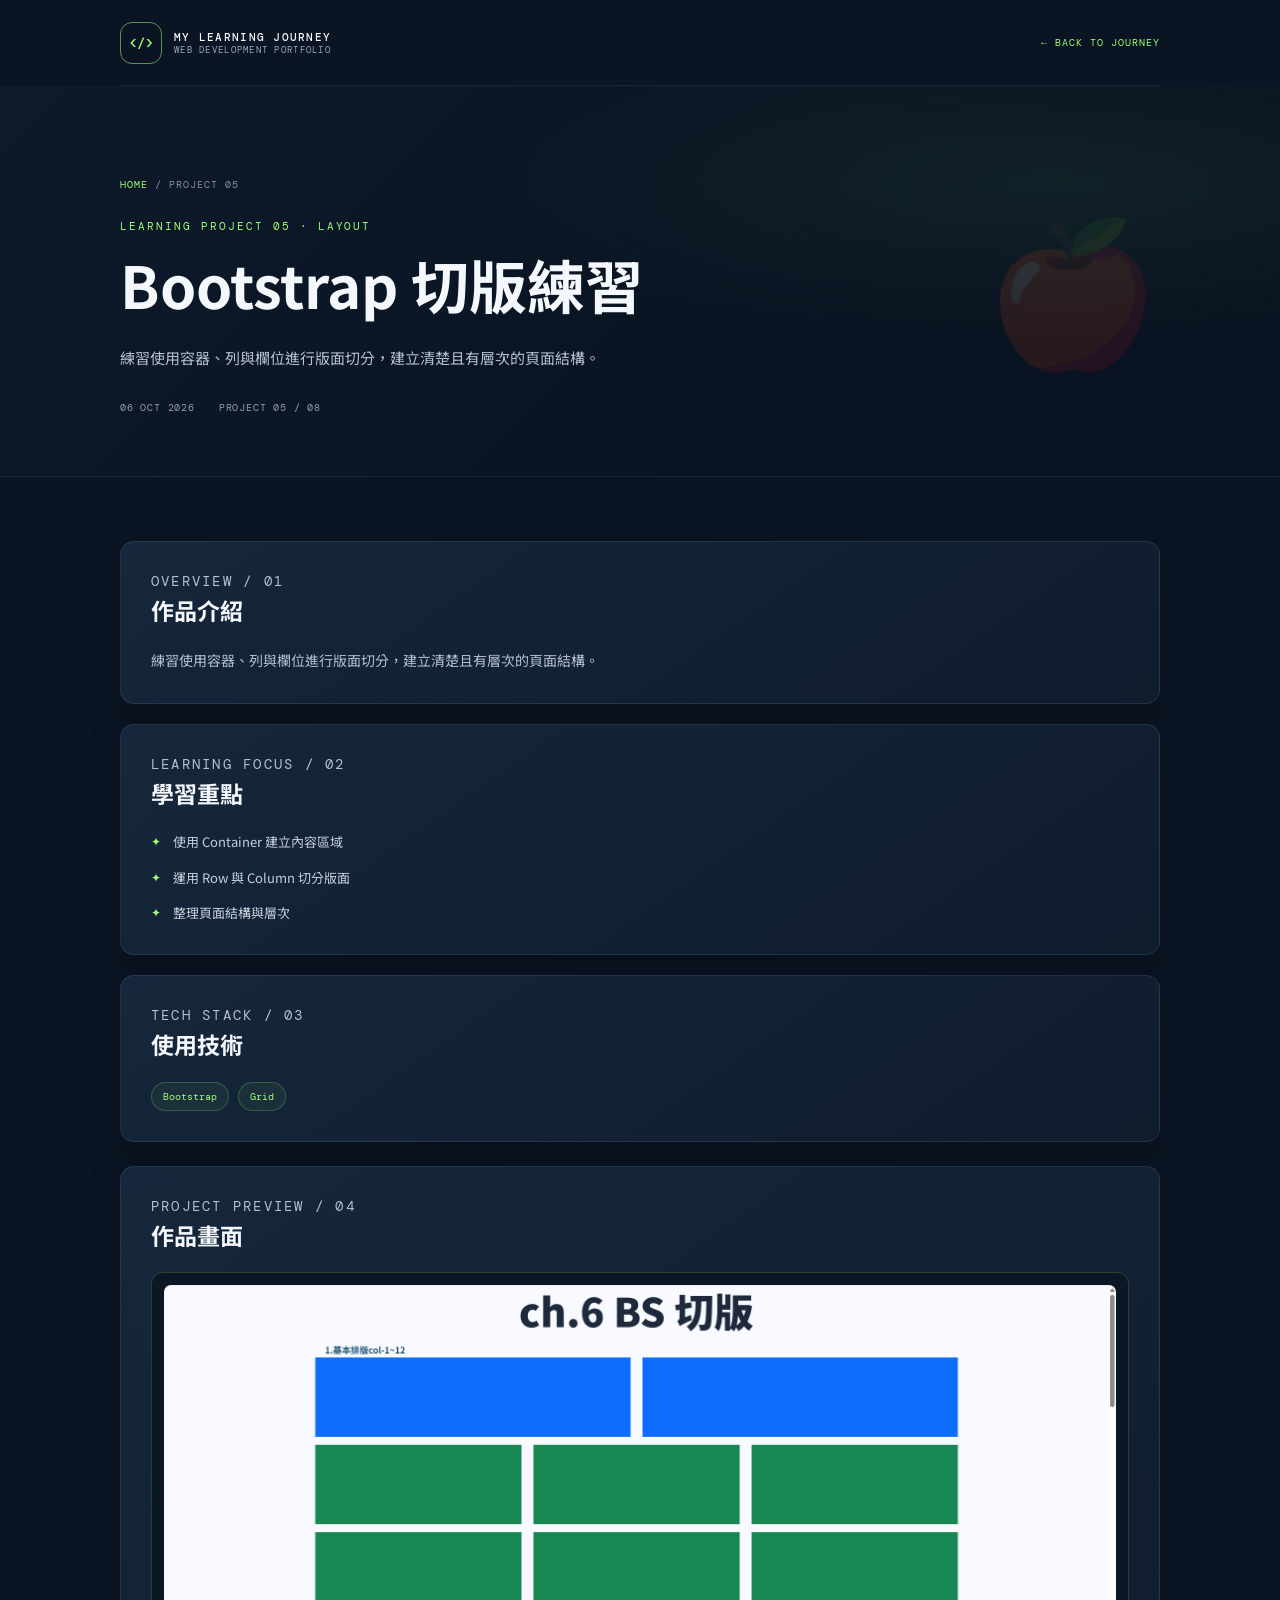
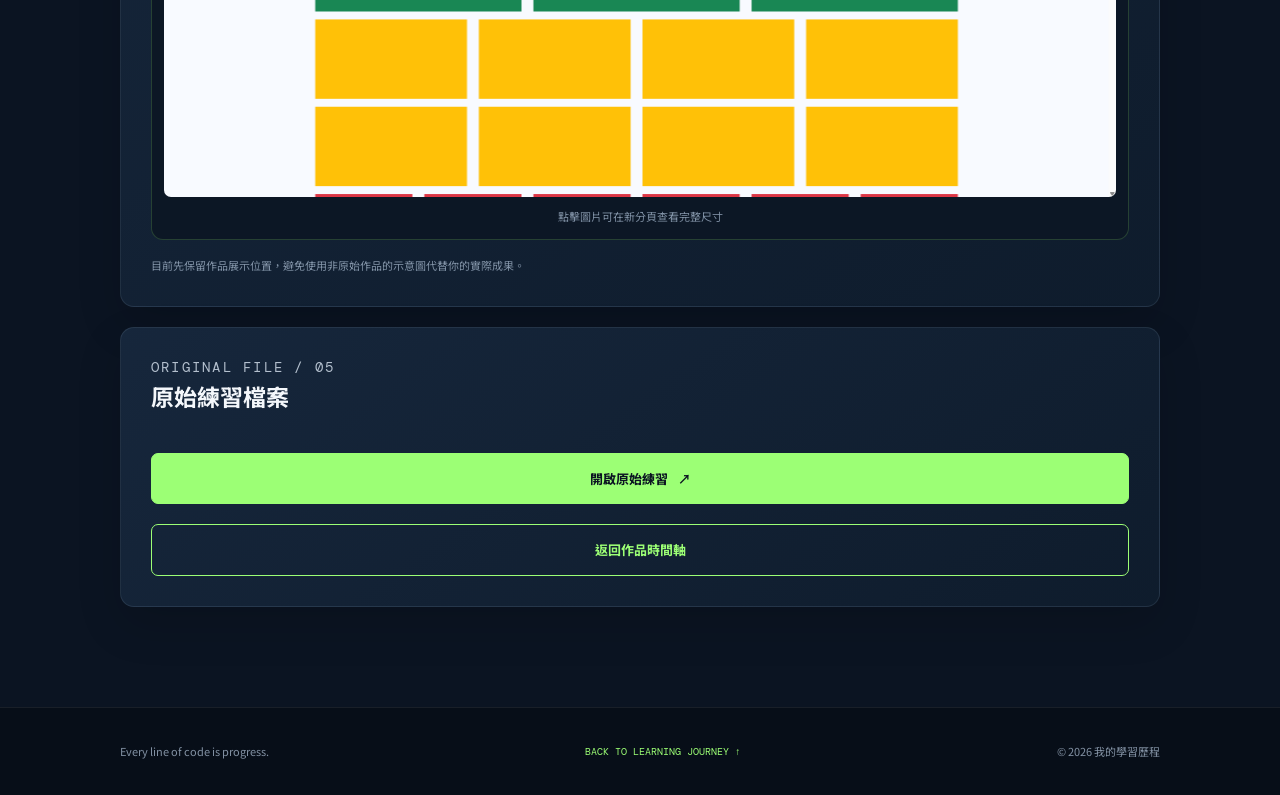
<file: projects/project-05.html>
<!DOCTYPE html>
<html lang="zh-Hant">
<head>
  <meta charset="UTF-8"><meta name="viewport" content="width=device-width, initial-scale=1.0">
  <meta name="description" content="練習使用容器、列與欄位進行版面切分，建立清楚且有層次的頁面結構。"><title>Bootstrap 切版練習｜學習作品集</title>
  <link rel="stylesheet" href="../css/project-detail.css">
</head>
<body>
  <header class="container detail-nav">
    <a class="brand" href="../index.html" aria-label="返回學習作品集首頁"><span class="brand-mark">&lt;/&gt;</span><span class="brand-copy"><strong>MY LEARNING JOURNEY</strong><small>WEB DEVELOPMENT PORTFOLIO</small></span></a>
    <a class="detail-back" href="../index.html#learning-timeline">← BACK TO JOURNEY</a>
  </header>
  <section class="detail-hero"><div class="container">
    <div class="breadcrumb"><a href="../index.html">HOME</a> / PROJECT 05</div>
    <p class="project-number">LEARNING PROJECT 05 · LAYOUT</p><h1>Bootstrap 切版練習</h1><p class="detail-lead">練習使用容器、列與欄位進行版面切分，建立清楚且有層次的頁面結構。</p>
    <div class="detail-meta"><span>06 OCT 2026</span><span>PROJECT 05 / 08</span></div>
  </div></section>
  <main class="container detail-main"><div class="detail-grid"><div>
    <section class="detail-panel"><p class="section-kicker">OVERVIEW / 01</p><h2>作品介紹</h2><p>練習使用容器、列與欄位進行版面切分，建立清楚且有層次的頁面結構。</p></section>
    <section class="detail-panel"><p class="section-kicker">LEARNING FOCUS / 02</p><h2>學習重點</h2><ul class="focus-list">              <li>使用 Container 建立內容區域</li>
              <li>運用 Row 與 Column 切分版面</li>
              <li>整理頁面結構與層次</li></ul></section>
    <section class="detail-panel"><p class="section-kicker">TECH STACK / 03</p><h2>使用技術</h2><div class="tech-list">              <span class="tech-tag">Bootstrap</span>
              <span class="tech-tag">Grid</span></div></section>
  </div><aside>
    <section class="detail-panel"><p class="section-kicker">PROJECT PREVIEW / 04</p><h2>作品畫面</h2><div class="project-preview"><a class="project-image-link" href="../images/project-05.png" target="_blank" rel="noopener" aria-label="在新分頁查看作品 05 完整截圖"><img src="../images/project-05.png" alt="作品 05 實際網頁截圖" loading="lazy"></a><p class="image-hint">點擊圖片可在新分頁查看完整尺寸</p></div><p class="detail-side-note">目前先保留作品展示位置，避免使用非原始作品的示意圖代替你的實際成果。</p></section>
    <section class="detail-panel"><p class="section-kicker">ORIGINAL FILE / 05</p><h2>原始練習檔案</h2><a class="detail-button" href="../20261006-BS-切版.html" target="_blank" rel="noopener">開啟原始練習 <span>↗</span></a><a class="detail-button secondary" href="../index.html#learning-timeline">返回作品時間軸</a></section>
  </aside></div></main>
  <footer class="detail-footer"><div class="container detail-footer-inner"><span>Every line of code is progress.</span><a href="../index.html#learning-timeline">BACK TO LEARNING JOURNEY ↑</a><span>© 2026 我的學習歷程</span></div></footer>
</body></html>
</file>
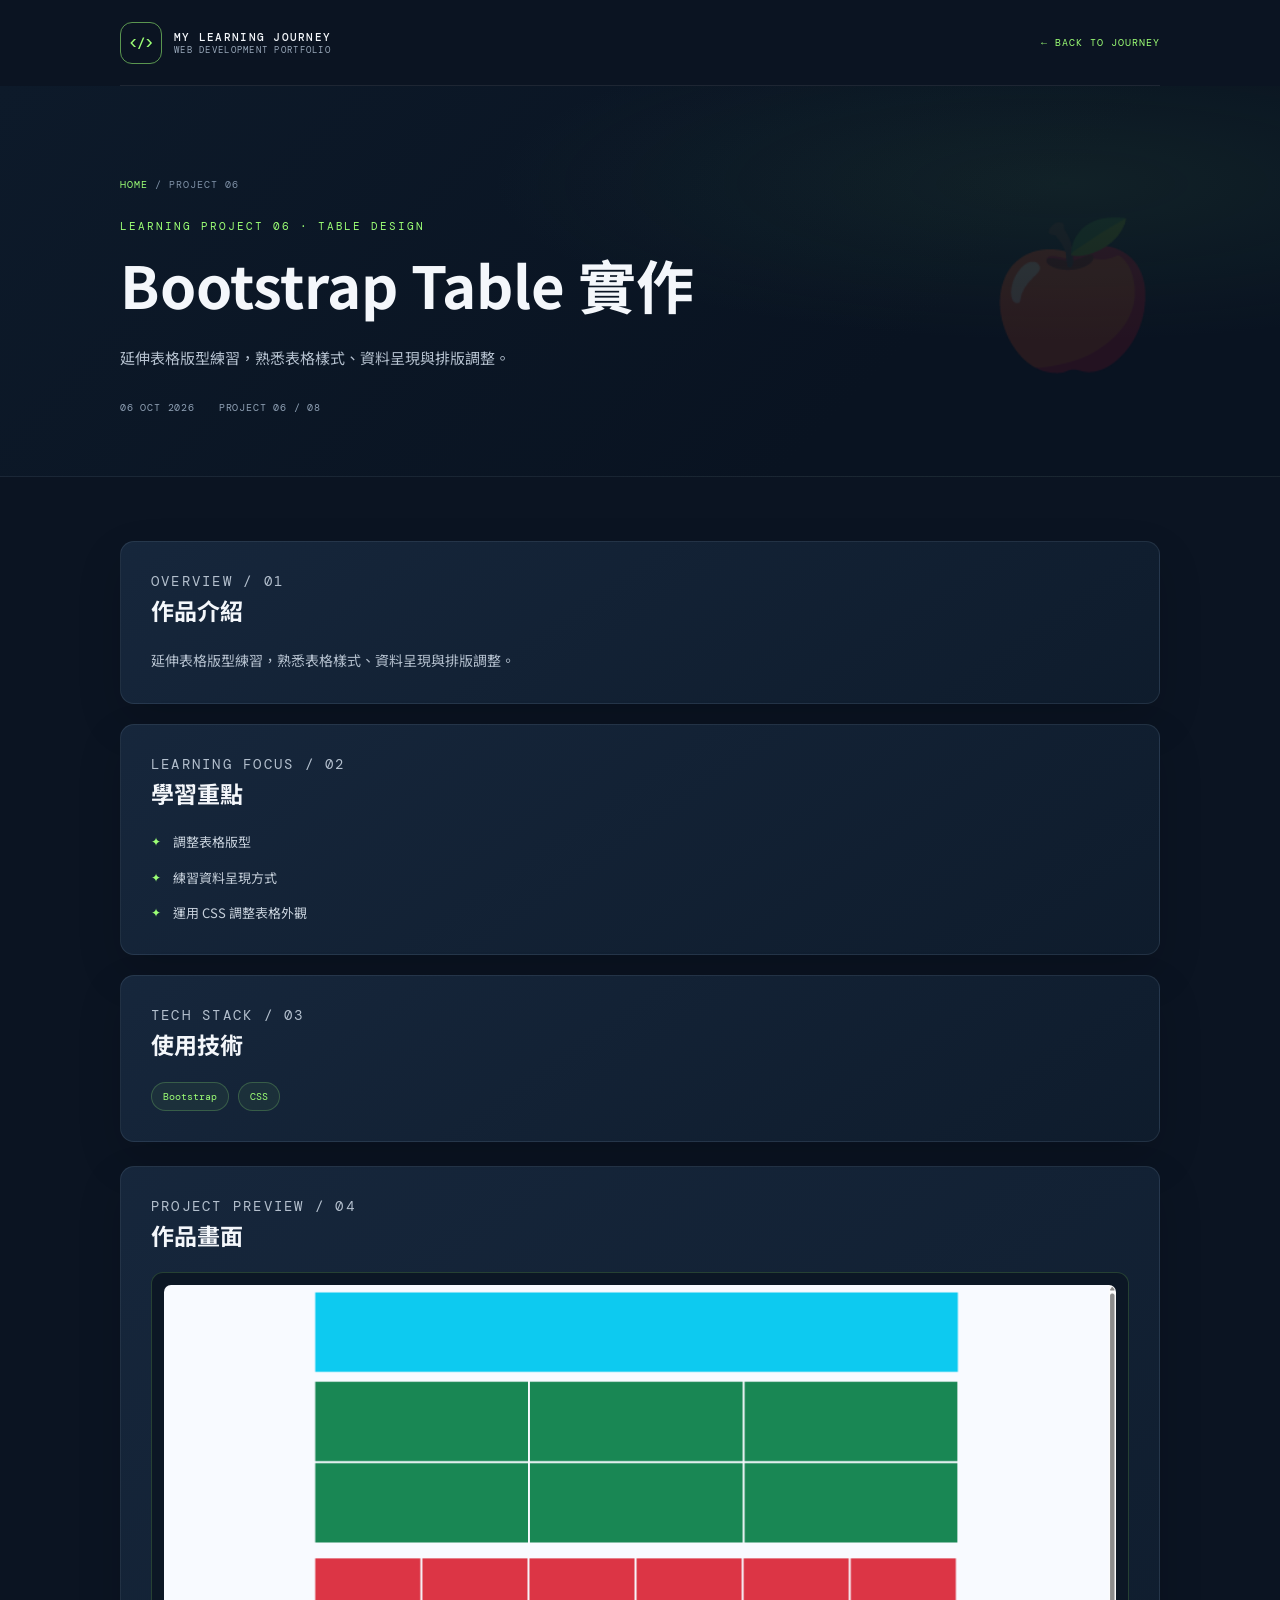
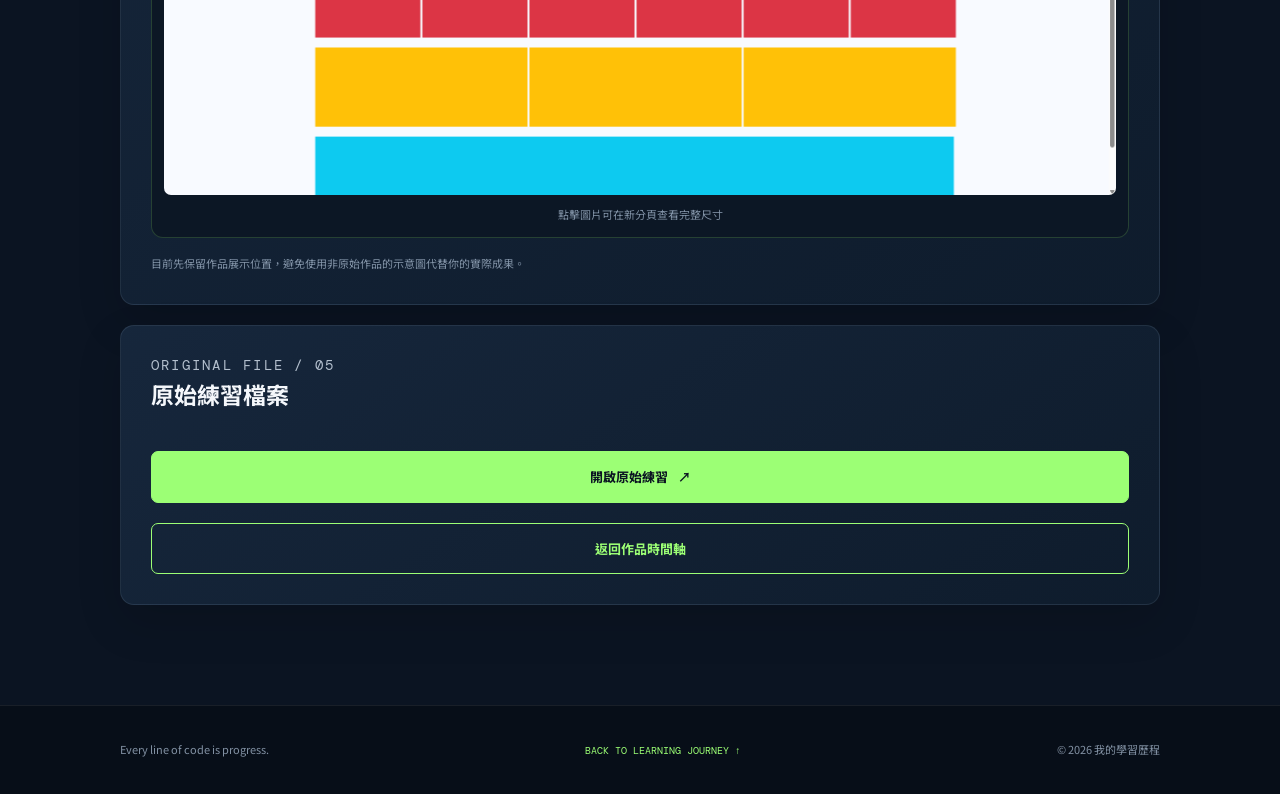
<file: projects/project-06.html>
<!DOCTYPE html>
<html lang="zh-Hant">
<head>
  <meta charset="UTF-8"><meta name="viewport" content="width=device-width, initial-scale=1.0">
  <meta name="description" content="延伸表格版型練習，熟悉表格樣式、資料呈現與排版調整。"><title>Bootstrap Table 實作｜學習作品集</title>
  <link rel="stylesheet" href="../css/project-detail.css">
</head>
<body>
  <header class="container detail-nav">
    <a class="brand" href="../index.html" aria-label="返回學習作品集首頁"><span class="brand-mark">&lt;/&gt;</span><span class="brand-copy"><strong>MY LEARNING JOURNEY</strong><small>WEB DEVELOPMENT PORTFOLIO</small></span></a>
    <a class="detail-back" href="../index.html#learning-timeline">← BACK TO JOURNEY</a>
  </header>
  <section class="detail-hero"><div class="container">
    <div class="breadcrumb"><a href="../index.html">HOME</a> / PROJECT 06</div>
    <p class="project-number">LEARNING PROJECT 06 · TABLE DESIGN</p><h1>Bootstrap Table 實作</h1><p class="detail-lead">延伸表格版型練習，熟悉表格樣式、資料呈現與排版調整。</p>
    <div class="detail-meta"><span>06 OCT 2026</span><span>PROJECT 06 / 08</span></div>
  </div></section>
  <main class="container detail-main"><div class="detail-grid"><div>
    <section class="detail-panel"><p class="section-kicker">OVERVIEW / 01</p><h2>作品介紹</h2><p>延伸表格版型練習，熟悉表格樣式、資料呈現與排版調整。</p></section>
    <section class="detail-panel"><p class="section-kicker">LEARNING FOCUS / 02</p><h2>學習重點</h2><ul class="focus-list">              <li>調整表格版型</li>
              <li>練習資料呈現方式</li>
              <li>運用 CSS 調整表格外觀</li></ul></section>
    <section class="detail-panel"><p class="section-kicker">TECH STACK / 03</p><h2>使用技術</h2><div class="tech-list">              <span class="tech-tag">Bootstrap</span>
              <span class="tech-tag">CSS</span></div></section>
  </div><aside>
    <section class="detail-panel"><p class="section-kicker">PROJECT PREVIEW / 04</p><h2>作品畫面</h2><div class="project-preview"><a class="project-image-link" href="../images/project-06.png" target="_blank" rel="noopener" aria-label="在新分頁查看作品 06 完整截圖"><img src="../images/project-06.png" alt="作品 06 實際網頁截圖" loading="lazy"></a><p class="image-hint">點擊圖片可在新分頁查看完整尺寸</p></div><p class="detail-side-note">目前先保留作品展示位置，避免使用非原始作品的示意圖代替你的實際成果。</p></section>
    <section class="detail-panel"><p class="section-kicker">ORIGINAL FILE / 05</p><h2>原始練習檔案</h2><a class="detail-button" href="../20261006-BS-Table-EX01.html" target="_blank" rel="noopener">開啟原始練習 <span>↗</span></a><a class="detail-button secondary" href="../index.html#learning-timeline">返回作品時間軸</a></section>
  </aside></div></main>
  <footer class="detail-footer"><div class="container detail-footer-inner"><span>Every line of code is progress.</span><a href="../index.html#learning-timeline">BACK TO LEARNING JOURNEY ↑</a><span>© 2026 我的學習歷程</span></div></footer>
</body></html>
</file>
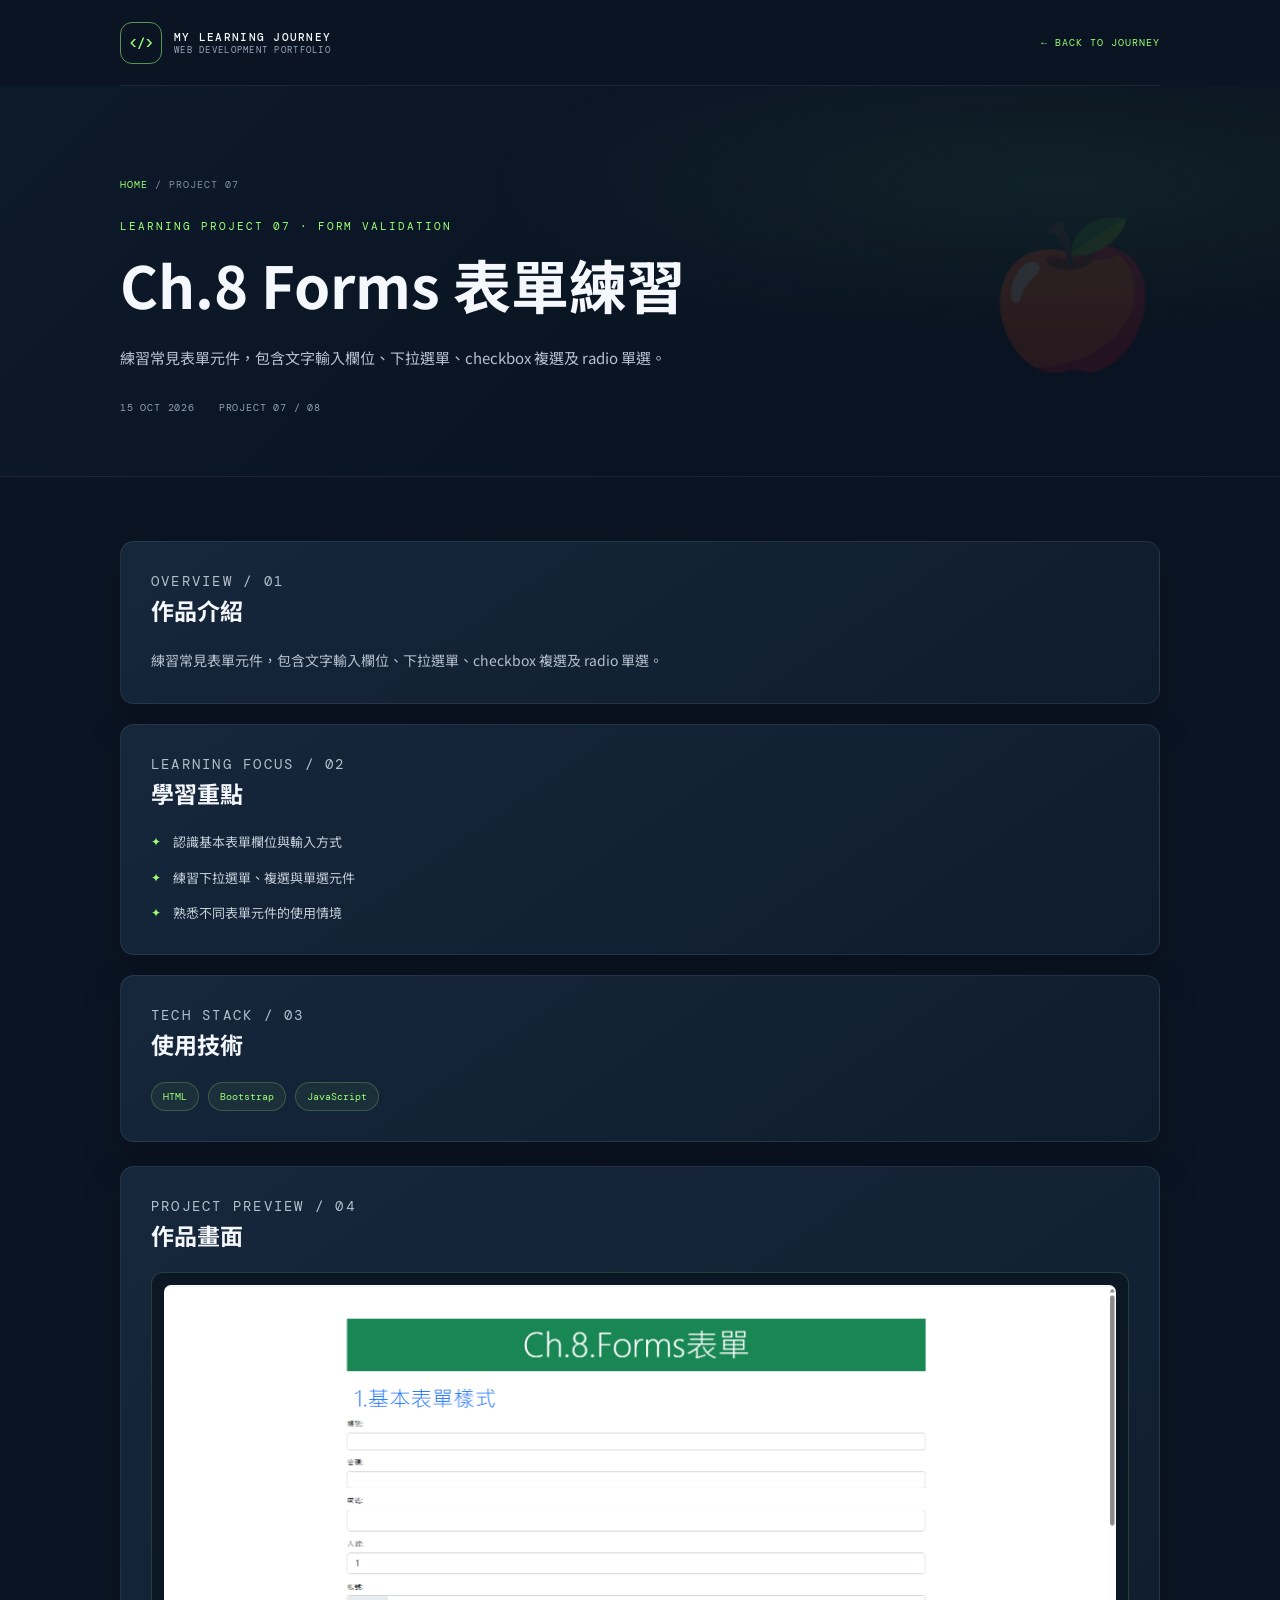
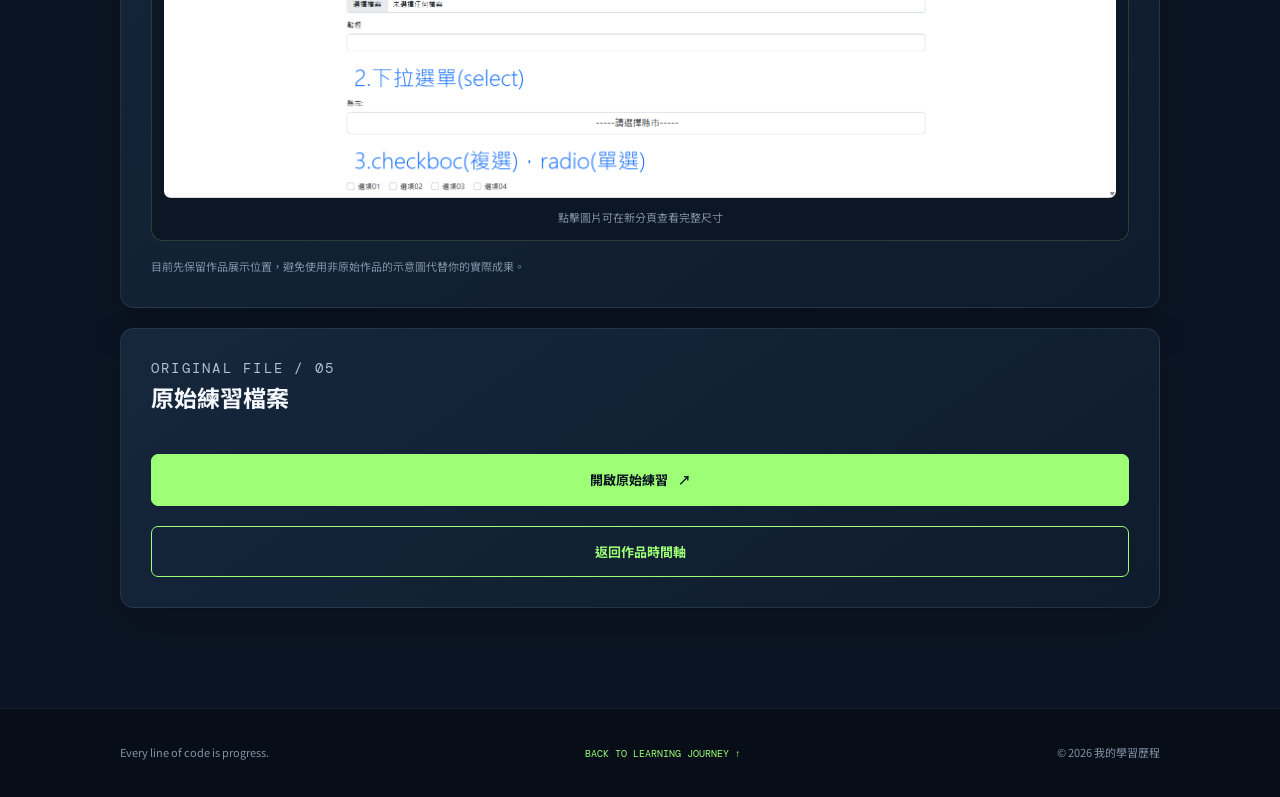
<file: projects/project-07.html>
<!DOCTYPE html>
<html lang="zh-Hant">
<head>
  <meta charset="UTF-8"><meta name="viewport" content="width=device-width, initial-scale=1.0">
  <meta name="description" content="練習常見表單元件，包含文字輸入欄位、下拉選單、checkbox 複選及 radio 單選。"><title>Ch.8 Forms 表單練習｜學習作品集</title>
  <link rel="stylesheet" href="../css/project-detail.css">
</head>
<body>
  <header class="container detail-nav">
    <a class="brand" href="../index.html" aria-label="返回學習作品集首頁"><span class="brand-mark">&lt;/&gt;</span><span class="brand-copy"><strong>MY LEARNING JOURNEY</strong><small>WEB DEVELOPMENT PORTFOLIO</small></span></a>
    <a class="detail-back" href="../index.html#learning-timeline">← BACK TO JOURNEY</a>
  </header>
  <section class="detail-hero"><div class="container">
    <div class="breadcrumb"><a href="../index.html">HOME</a> / PROJECT 07</div>
    <p class="project-number">LEARNING PROJECT 07 · FORM VALIDATION</p><h1>Ch.8 Forms 表單練習</h1><p class="detail-lead">練習常見表單元件，包含文字輸入欄位、下拉選單、checkbox 複選及 radio 單選。</p>
    <div class="detail-meta"><span>15 OCT 2026</span><span>PROJECT 07 / 08</span></div>
  </div></section>
  <main class="container detail-main"><div class="detail-grid"><div>
    <section class="detail-panel"><p class="section-kicker">OVERVIEW / 01</p><h2>作品介紹</h2><p>練習常見表單元件，包含文字輸入欄位、下拉選單、checkbox 複選及 radio 單選。</p></section>
    <section class="detail-panel"><p class="section-kicker">LEARNING FOCUS / 02</p><h2>學習重點</h2><ul class="focus-list">              <li>認識基本表單欄位與輸入方式</li>
              <li>練習下拉選單、複選與單選元件</li>
              <li>熟悉不同表單元件的使用情境</li></ul></section>
    <section class="detail-panel"><p class="section-kicker">TECH STACK / 03</p><h2>使用技術</h2><div class="tech-list">              <span class="tech-tag">HTML</span>
              <span class="tech-tag">Bootstrap</span>
              <span class="tech-tag">JavaScript</span></div></section>
  </div><aside>
    <section class="detail-panel"><p class="section-kicker">PROJECT PREVIEW / 04</p><h2>作品畫面</h2><div class="project-preview"><a class="project-image-link" href="../images/project-07.png" target="_blank" rel="noopener" aria-label="在新分頁查看作品 07 完整截圖"><img src="../images/project-07.png" alt="作品 07 實際網頁截圖" loading="lazy"></a><p class="image-hint">點擊圖片可在新分頁查看完整尺寸</p></div><p class="detail-side-note">目前先保留作品展示位置，避免使用非原始作品的示意圖代替你的實際成果。</p></section>
    <section class="detail-panel"><p class="section-kicker">ORIGINAL FILE / 05</p><h2>原始練習檔案</h2><a class="detail-button" href="../20261015-ch8.from.html" target="_blank" rel="noopener">開啟原始練習 <span>↗</span></a><a class="detail-button secondary" href="../index.html#learning-timeline">返回作品時間軸</a></section>
  </aside></div></main>
  <footer class="detail-footer"><div class="container detail-footer-inner"><span>Every line of code is progress.</span><a href="../index.html#learning-timeline">BACK TO LEARNING JOURNEY ↑</a><span>© 2026 我的學習歷程</span></div></footer>
</body></html>
</file>
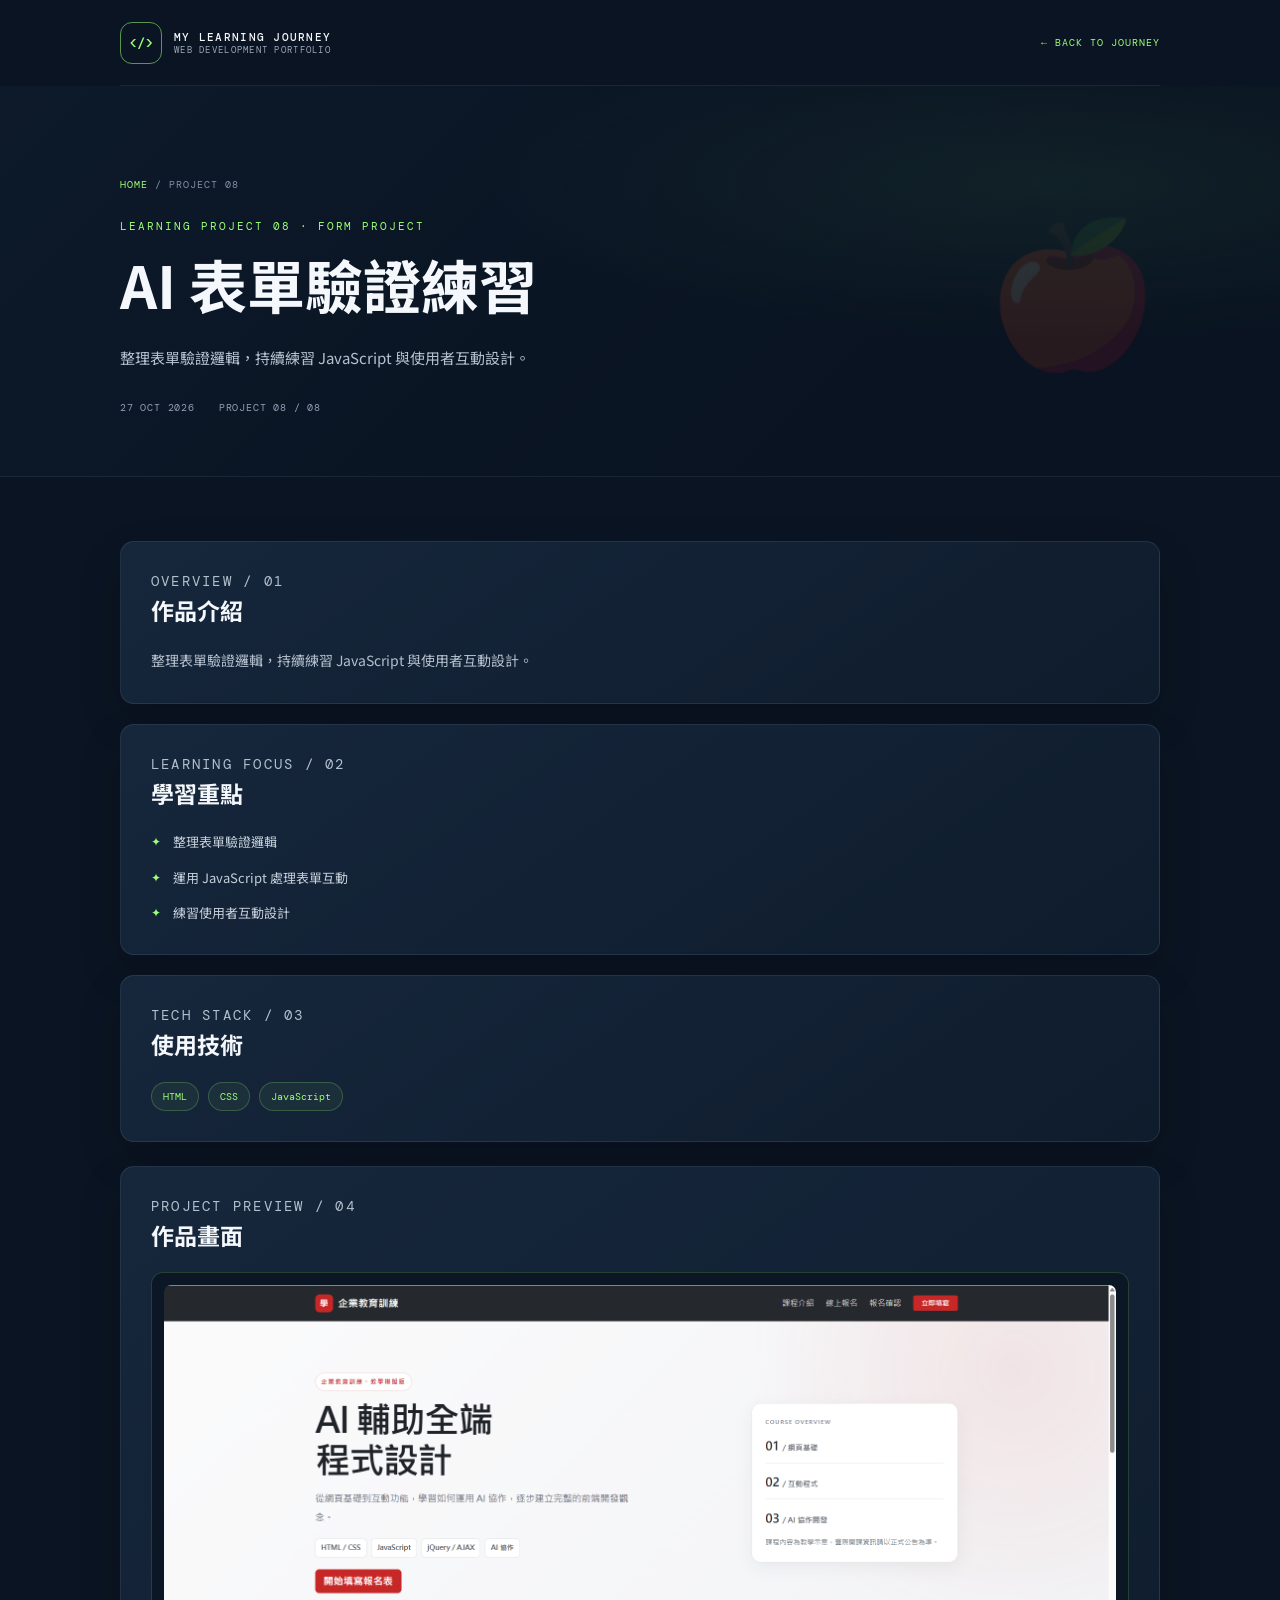
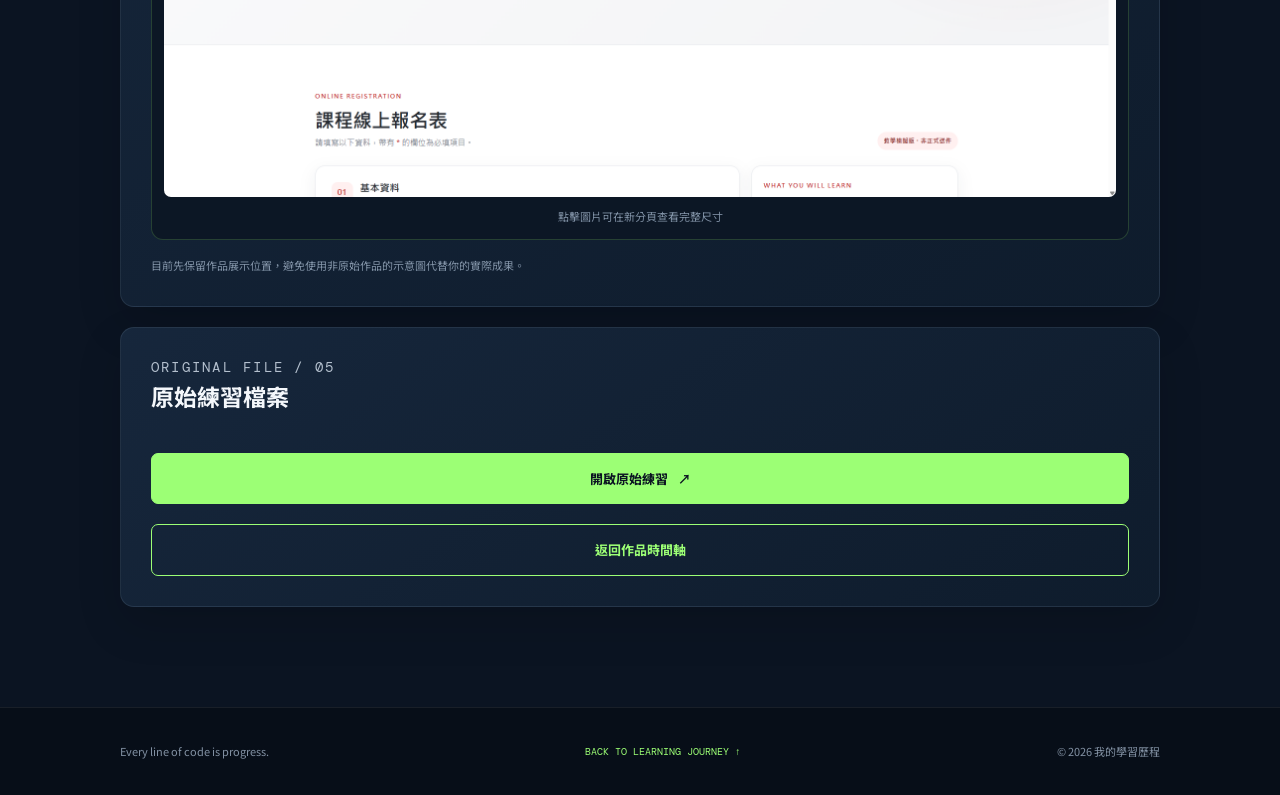
<file: projects/project-08.html>
<!DOCTYPE html>
<html lang="zh-Hant">
<head>
  <meta charset="UTF-8"><meta name="viewport" content="width=device-width, initial-scale=1.0">
  <meta name="description" content="整理表單驗證邏輯，持續練習 JavaScript 與使用者互動設計。"><title>AI 表單驗證練習｜學習作品集</title>
  <link rel="stylesheet" href="../css/project-detail.css">
</head>
<body>
  <header class="container detail-nav">
    <a class="brand" href="../index.html" aria-label="返回學習作品集首頁"><span class="brand-mark">&lt;/&gt;</span><span class="brand-copy"><strong>MY LEARNING JOURNEY</strong><small>WEB DEVELOPMENT PORTFOLIO</small></span></a>
    <a class="detail-back" href="../index.html#learning-timeline">← BACK TO JOURNEY</a>
  </header>
  <section class="detail-hero"><div class="container">
    <div class="breadcrumb"><a href="../index.html">HOME</a> / PROJECT 08</div>
    <p class="project-number">LEARNING PROJECT 08 · FORM PROJECT</p><h1>AI 表單驗證練習</h1><p class="detail-lead">整理表單驗證邏輯，持續練習 JavaScript 與使用者互動設計。</p>
    <div class="detail-meta"><span>27 OCT 2026</span><span>PROJECT 08 / 08</span></div>
  </div></section>
  <main class="container detail-main"><div class="detail-grid"><div>
    <section class="detail-panel"><p class="section-kicker">OVERVIEW / 01</p><h2>作品介紹</h2><p>整理表單驗證邏輯，持續練習 JavaScript 與使用者互動設計。</p></section>
    <section class="detail-panel"><p class="section-kicker">LEARNING FOCUS / 02</p><h2>學習重點</h2><ul class="focus-list">              <li>整理表單驗證邏輯</li>
              <li>運用 JavaScript 處理表單互動</li>
              <li>練習使用者互動設計</li></ul></section>
    <section class="detail-panel"><p class="section-kicker">TECH STACK / 03</p><h2>使用技術</h2><div class="tech-list">              <span class="tech-tag">HTML</span>
              <span class="tech-tag">CSS</span>
              <span class="tech-tag">JavaScript</span></div></section>
  </div><aside>
    <section class="detail-panel"><p class="section-kicker">PROJECT PREVIEW / 04</p><h2>作品畫面</h2><div class="project-preview"><a class="project-image-link" href="../images/project-08.png" target="_blank" rel="noopener" aria-label="在新分頁查看作品 08 完整截圖"><img src="../images/project-08.png" alt="作品 08 實際網頁截圖" loading="lazy"></a><p class="image-hint">點擊圖片可在新分頁查看完整尺寸</p></div><p class="detail-side-note">目前先保留作品展示位置，避免使用非原始作品的示意圖代替你的實際成果。</p></section>
    <section class="detail-panel"><p class="section-kicker">ORIGINAL FILE / 05</p><h2>原始練習檔案</h2><a class="detail-button" href="../AI20261027-forms.html" target="_blank" rel="noopener">開啟原始練習 <span>↗</span></a><a class="detail-button secondary" href="../index.html#learning-timeline">返回作品時間軸</a></section>
  </aside></div></main>
  <footer class="detail-footer"><div class="container detail-footer-inner"><span>Every line of code is progress.</span><a href="../index.html#learning-timeline">BACK TO LEARNING JOURNEY ↑</a><span>© 2026 我的學習歷程</span></div></footer>
</body></html>
</file>
<file: css/style.css>
@import url('https://fonts.googleapis.com/css2?family=DM+Mono:wght@400;500&family=Noto+Sans+TC:wght@400;500;600;700;800;900&display=swap');

:root {
  --bg: #0b1422;
  --bg-deep: #080f1a;
  --panel: #111f31;
  --panel-light: #17283d;
  --text: #f4f7fb;
  --muted: #9aa9bb;
  --green: #9cff75;
  --green-dark: #54c83c;
  --red: #ff5b63;
  --line: rgba(156, 255, 117, .24);
  --mono: 'DM Mono', monospace;
  --sans: 'Noto Sans TC', sans-serif;
}

* { box-sizing: border-box; }
html { scroll-behavior: smooth; scroll-padding-top: 24px; }
body { margin: 0; background: var(--bg); color: var(--text); font-family: var(--sans); line-height: 1.7; }
a { color: inherit; text-decoration: none; }
.container { width: min(1120px, calc(100% - 48px)); margin-inline: auto; }

.hero { min-height: 760px; min-height: min(900px, 100svh); position: relative; overflow: hidden; background: radial-gradient(ellipse at 76% 46%, rgba(54, 103, 69, .16), transparent 36%), linear-gradient(135deg, #0d1a2a 0%, #091321 65%, #0b1725 100%); border-bottom: 1px solid rgba(255,255,255,.06); }
.hero::before { content: ''; position: absolute; inset: 0; opacity: .12; pointer-events: none; background-image: linear-gradient(rgba(255,255,255,.05) 1px, transparent 1px), linear-gradient(90deg, rgba(255,255,255,.05) 1px, transparent 1px); background-size: 56px 56px; mask-image: linear-gradient(to bottom, black, transparent 85%); }
.site-nav { height: 100px; display: flex; justify-content: space-between; align-items: center; position: relative; z-index: 2; border-bottom: 1px solid rgba(255,255,255,.08); }
.brand { display: inline-flex; align-items: center; gap: 13px; }
.brand-mark { width: 43px; height: 43px; display: grid; place-items: center; border: 1px solid rgba(156,255,117,.55); color: var(--green); border-radius: 12px; font: 500 15px var(--mono); box-shadow: 0 0 24px rgba(156,255,117,.08); }
.brand-copy { display: grid; line-height: 1.4; letter-spacing: .08em; }
.brand-copy strong { font: 500 12px var(--mono); }
.brand-copy small { color: var(--muted); font: 10px var(--mono); letter-spacing: .12em; }
.nav-link { color: var(--green); font: 11px var(--mono); letter-spacing: .12em; }
.nav-link span { margin-left: 8px; font-size: 17px; }
.hero-content { min-height: 620px; position: relative; display: flex; align-items: center; }
.hero-copy { position: relative; z-index: 1; width: 56%; padding: 78px 0 100px; }
.eyebrow { color: var(--green); font: 11px var(--mono); letter-spacing: .16em; }
.status-dot { display: inline-block; width: 7px; height: 7px; margin-right: 9px; border-radius: 50%; background: var(--green); box-shadow: 0 0 12px var(--green); }
.hero h1 { margin: 17px 0 18px; font-size: clamp(54px, 7vw, 88px); line-height: 1.15; letter-spacing: .04em; font-weight: 800; }
.title-period { color: var(--green); }
.hero-description { color: #b5c1cf; font-size: 16px; line-height: 2; }
.primary-button { display: inline-flex; align-items: center; gap: 30px; margin-top: 26px; padding: 14px 20px; color: #0b1422; background: var(--green); border: 1px solid var(--green); border-radius: 6px; font-size: 14px; font-weight: 700; transition: .25s ease; }
.primary-button:hover { background: transparent; color: var(--green); transform: translateY(-3px); box-shadow: 0 10px 28px rgba(156,255,117,.12); }
.hero-art { width: 48%; height: 420px; position: absolute; right: -20px; top: 50%; transform: translateY(-52%); }
.hero-orbit { position: absolute; border: 1px solid rgba(156,255,117,.13); border-radius: 50%; transform: rotate(-25deg); }
.orbit-one { width: 400px; height: 260px; right: 30px; top: 70px; }
.orbit-two { width: 480px; height: 330px; right: -10px; top: 35px; border-style: dashed; opacity: .55; }
.hero-snake { position: absolute; width: 100%; height: 100%; overflow: visible; filter: drop-shadow(0 0 14px rgba(156,255,117,.25)); }
.hero-snake-shadow { fill: none; stroke: rgba(156,255,117,.13); stroke-width: 43; stroke-linecap: round; }
.hero-snake-line { fill: none; stroke: var(--green); stroke-width: 27; stroke-linecap: round; }
.snake-head rect { fill: var(--green); stroke: #c5ffad; stroke-width: 2; }
.snake-eye { fill: #102018; }
.snake-segment { fill: #8ce96c; stroke: #b7ffa0; stroke-width: 2; }
.hero-apple { position: absolute; right: 22px; top: 32px; width: 88px; height: 88px; filter: drop-shadow(0 0 22px rgba(255,91,99,.25)); }
.apple-shape { position: absolute; width: 66px; height: 60px; left: 11px; top: 22px; background: linear-gradient(145deg, #ff7a78, #e9364e 75%); border-radius: 48% 48% 45% 45%; transform: rotate(-7deg); }
.apple-shape::before { content: ''; position: absolute; width: 20px; height: 13px; left: 5px; top: 4px; border-radius: 50%; background: rgba(255,255,255,.25); transform: rotate(-30deg); }
.apple-stem { position: absolute; z-index: 1; width: 5px; height: 17px; left: 45px; top: 8px; background: #9a673c; border-radius: 4px; transform: rotate(12deg); }
.apple-leaf { position: absolute; z-index: 2; width: 22px; height: 12px; left: 47px; top: 9px; background: #8ee36b; border-radius: 100% 0 100% 0; transform: rotate(-15deg); }
.art-label { position: absolute; color: rgba(190,207,222,.65); font: 10px/1.6 var(--mono); letter-spacing: .15em; }
.label-top { right: 8px; top: 145px; }
.label-bottom { left: 30px; bottom: 22px; }
.label-bottom span { color: var(--green); margin-left: 9px; letter-spacing: .35em; }
.hero-bottom-line { position: absolute; left: 0; right: 0; bottom: 28px; display: flex; justify-content: space-between; color: #78899c; font: 10px var(--mono); letter-spacing: .1em; }
.scroll-cue { position: absolute; left: 50%; bottom: 0; transform: translateX(-50%); display: flex; align-items: center; gap: 10px; color: #8293a7; font: 9px var(--mono); letter-spacing: .16em; }
.scroll-cue span { height: 25px; width: 1px; background: var(--green); }

.timeline-section { position: relative; padding: 118px 0 130px; overflow: hidden; background: radial-gradient(ellipse at 50% 50%, rgba(37,75,57,.12), transparent 52%), var(--bg-deep); }
.section-heading { text-align: center; position: relative; margin-bottom: 100px; }
.section-heading .eyebrow { margin-bottom: 13px; }
.section-heading h2 { margin: 0; font-size: clamp(32px, 4vw, 46px); letter-spacing: .05em; }
.section-description { color: var(--muted); font-size: 14px; margin: 15px 0 0; }
.project-count { display: inline-flex; align-items: center; gap: 12px; margin-top: 30px; text-align: left; }
.project-count strong { color: var(--green); font: 500 38px var(--mono); }
.project-count span { color: #8091a5; font: 9px/1.5 var(--mono); letter-spacing: .12em; }
.snake-timeline { position: relative; display: flex; flex-direction: column; gap: 46px; }
.timeline-route { position: absolute; z-index: 0; top: 0; left: 0; width: 100%; height: 100%; overflow: visible; pointer-events: none; }
.route-shadow { fill: none; stroke: rgba(156,255,117,.07); stroke-width: 58; stroke-linecap: round; }
.route-line { fill: none; stroke: rgba(156,255,117,.32); stroke-width: 24; stroke-linecap: round; stroke-dasharray: 3 18; }
.timeline-item { position: relative; z-index: 1; min-height: 190px; display: grid; grid-template-columns: 1fr 1fr; align-items: center; }
.project-node { width: 106px; height: 106px; position: relative; display: grid; place-items: center; justify-self: center; border: 1px solid rgba(156,255,117,.48); border-radius: 50%; background: #0d1a29; box-shadow: 0 0 0 10px rgba(156,255,117,.035), 0 0 34px rgba(156,255,117,.1); transition: transform .3s ease, box-shadow .3s ease; }
.project-node:hover { transform: scale(1.08); box-shadow: 0 0 0 14px rgba(156,255,117,.06), 0 0 40px rgba(156,255,117,.22); }
.node-number { position: absolute; top: -12px; right: -4px; width: 29px; height: 29px; display: grid; place-items: center; border-radius: 50%; background: var(--green); color: #0b1422; font: 10px var(--mono); font-weight: 500; }
.apple-icon { font-size: 40px; filter: drop-shadow(0 5px 10px rgba(255,70,80,.22)); transition: transform .3s ease; }
.project-node:hover .apple-icon { transform: translateY(-4px) rotate(-8deg); }
.project-card { width: min(430px, 100%); padding: 25px 27px 22px; background: linear-gradient(145deg, rgba(23,40,61,.96), rgba(15,29,45,.96)); border: 1px solid rgba(164,190,214,.12); border-radius: 12px; box-shadow: 0 18px 45px rgba(0,0,0,.16); transition: border-color .25s ease, transform .25s ease; }
.project-card:hover { border-color: rgba(156,255,117,.4); transform: translateY(-4px); }
.item-left .project-node { grid-column: 1; grid-row: 1; }
.item-left .project-card { grid-column: 2; grid-row: 1; justify-self: start; margin-left: 35px; }
.item-right .project-node { grid-column: 2; grid-row: 1; }
.item-right .project-card { grid-column: 1; grid-row: 1; justify-self: end; margin-right: 35px; }
.card-meta, .card-bottom { display: flex; justify-content: space-between; align-items: center; gap: 12px; }
.card-meta { color: var(--green); font: 10px var(--mono); letter-spacing: .1em; }
.card-meta small { color: #718399; font-size: 9px; }
.card-date { margin: 19px 0 5px; color: #8293a7; font: 10px var(--mono); letter-spacing: .08em; }
.project-card h3 { margin: 0 0 10px; font-size: 18px; line-height: 1.55; }
.project-card > p:not(.card-date) { margin: 0; color: #a9b7c7; font-size: 12px; line-height: 1.9; }
.card-bottom { margin-top: 22px; padding-top: 15px; border-top: 1px solid rgba(255,255,255,.08); }
.card-bottom > span { color: #8293a7; font: 10px var(--mono); }
.card-bottom a { color: var(--green); font-size: 11px; font-weight: 600; }
.card-bottom a b { margin-left: 6px; font-size: 15px; }
.timeline-end { display: grid; justify-items: center; margin-top: 70px; text-align: center; }
.finish-star { width: 56px; height: 56px; display: grid; place-items: center; border: 1px solid rgba(156,255,117,.5); border-radius: 50%; color: var(--green); font-size: 25px; box-shadow: 0 0 30px rgba(156,255,117,.1); }
.timeline-end p { margin: 17px 0 3px; color: var(--green); font: 11px var(--mono); letter-spacing: .18em; }
.timeline-end small { color: var(--muted); font-size: 12px; }
.site-footer { padding: 50px 0; background: #070e18; border-top: 1px solid rgba(255,255,255,.07); }
.footer-inner { display: grid; grid-template-columns: 1fr auto; gap: 12px 30px; align-items: center; }
.footer-quote { margin: 0 0 5px; color: var(--text); font: 17px var(--mono); }
.footer-inner p:not(.footer-quote) { margin: 0; color: #8191a4; font-size: 11px; }
.back-top { color: var(--green); font: 10px var(--mono); letter-spacing: .12em; }
.footer-inner > small { grid-column: 1 / -1; padding-top: 22px; margin-top: 12px; border-top: 1px solid rgba(255,255,255,.07); color: #65758a; font: 9px var(--mono); }

@media (max-width: 760px) {
  .container { width: min(100% - 36px, 560px); }
  .hero { min-height: 790px; }
  .site-nav { height: 78px; }
  .brand-mark { width: 38px; height: 38px; }
  .brand-copy strong { font-size: 10px; }
  .brand-copy small { font-size: 8px; }
  .nav-link { font-size: 9px; }
  .hero-content { min-height: 690px; align-items: flex-start; }
  .hero-copy { width: 100%; padding: 76px 0 0; }
  .hero h1 { font-size: clamp(52px, 14vw, 72px); }
  .hero-description { font-size: 14px; }
  .hero-art { width: min(100%, 440px); height: 300px; top: auto; right: -20px; bottom: 52px; transform: none; opacity: .92; }
  .hero-bottom-line { bottom: 17px; font-size: 8px; }
  .hero-bottom-line span:last-child { display: none; }
  .scroll-cue { display: none; }
  .timeline-section { padding: 82px 0 90px; }
  .section-heading { margin-bottom: 58px; }
  .section-description { max-width: 330px; margin-inline: auto; font-size: 12px; }
  .snake-timeline { gap: 25px; padding-left: 0; }
  .timeline-route { display: none; }
  .timeline-item { min-height: 0; display: grid; grid-template-columns: 66px minmax(0, 1fr); gap: 12px; align-items: start; }
  .item-left .project-node, .item-right .project-node { grid-column: 1; grid-row: 1; justify-self: center; margin-top: 20px; }
  .item-left .project-card, .item-right .project-card { grid-column: 2; grid-row: 1; justify-self: stretch; width: 100%; margin: 0; padding: 19px 17px 17px; }
  .project-node { width: 60px; height: 60px; box-shadow: 0 0 0 6px rgba(156,255,117,.035), 0 0 24px rgba(156,255,117,.1); }
  .apple-icon { font-size: 27px; }
  .node-number { width: 22px; height: 22px; top: -7px; right: -5px; font-size: 8px; }
  .card-meta { font-size: 8px; }
  .card-meta small { font-size: 7px; }
  .card-date { margin-top: 14px; font-size: 9px; }
  .project-card h3 { font-size: 15px; }
  .project-card > p:not(.card-date) { font-size: 11px; }
  .card-bottom { align-items: flex-start; flex-direction: column; gap: 9px; margin-top: 15px; }
  .card-bottom > span { font-size: 9px; }
  .timeline-end { margin-top: 50px; }
  .footer-inner { grid-template-columns: 1fr; }
  .back-top { margin-top: 8px; }
  .footer-inner > small { grid-column: 1; }
}

@media (prefers-reduced-motion: reduce) {
  *, *::before, *::after { scroll-behavior: auto !important; transition-duration: .01ms !important; }
}


/* ================================
   第二階段：隨捲動前進的蛇身動畫
================================ */
.timeline-route { overflow: visible; }
.route-shadow { stroke: rgba(156,255,117,.055); stroke-width: 54; }
.route-line { stroke: rgba(156,255,117,.12); stroke-width: 28; stroke-dasharray: none; }
.route-progress {
  fill: none;
  stroke: var(--green);
  stroke-width: 17;
  stroke-linecap: round;
  stroke-linejoin: round;
  filter: drop-shadow(0 0 9px rgba(156,255,117,.55));
  transition: stroke-dashoffset .08s linear;
}
#snakeSegments { pointer-events: none; }
.snake-body-segment {
  fill: #8ce96c;
  stroke: #c5ffad;
  stroke-width: 2.5;
  filter: drop-shadow(0 0 7px rgba(156,255,117,.45));
}
.snake-body-highlight { fill: rgba(255,255,255,.36); }
.moving-snake-head {
  opacity: 0;
  pointer-events: none;
  filter: drop-shadow(0 0 12px rgba(156,255,117,.75));
}
.moving-snake-head.is-visible { opacity: 1; }
.moving-snake-head rect { fill: var(--green); stroke: #d0ffbf; stroke-width: 2.5; }
.moving-snake-eye { fill: #102018; }
.moving-snake-glint { fill: #fff; }
.timeline-item.is-reached .project-node {
  border-color: var(--green);
  box-shadow: 0 0 0 12px rgba(156,255,117,.07), 0 0 38px rgba(156,255,117,.28);
}
.timeline-item.is-reached .apple-icon {
  filter: drop-shadow(0 0 13px rgba(255,70,80,.65));
  animation: apple-collected .55s ease both;
}
.timeline-item.is-reached .project-card { border-color: rgba(156,255,117,.3); }
@keyframes apple-collected {
  0% { transform: scale(1) rotate(0); }
  45% { transform: scale(1.28) rotate(-12deg); }
  100% { transform: scale(1.08) rotate(0); }
}
@media (max-width: 760px) {
  .timeline-route {
    display: block;
    left: 0;
    width: 66px;
    height: 100%;
  }
  .route-line { stroke-width: 24; }
  .route-progress { stroke-width: 16; }
}
@media (prefers-reduced-motion: reduce) {
  .route-progress { transition: none; }
  .timeline-item.is-reached .apple-icon { animation: none; }
}


/* 第三階段：蘋果節點連結互動 */
a.project-node { color: inherit; text-decoration: none; cursor: pointer; }
a.project-node:focus-visible, .project-card a:focus-visible, .detail-button:focus-visible, .detail-back:focus-visible { outline: 3px solid #fff; outline-offset: 5px; }
a.project-node:active { transform: scale(.96); }


/* 修正：蛇頭與蛇身獨立置於路線及作品節點上方 */
.snake-overlay {
  position: absolute;
  z-index: 2;
  inset: 0;
  width: 100%;
  height: 100%;
  overflow: visible;
  pointer-events: none;
}


/* 手機版修正：蛇頭與蛇身必須和左側時間線使用相同的 66px SVG 區域 */
@media (max-width: 760px) {
  .snake-overlay {
    left: 0;
    right: auto;
    width: 66px;
    height: 100%;
  }
}
</file>
<file: css/project-detail.css>
@import url('https://fonts.googleapis.com/css2?family=DM+Mono:wght@400;500&family=Noto+Sans+TC:wght@400;500;600;700;800&display=swap');
:root{--bg:#0b1422;--bg-deep:#080f1a;--text:#f4f7fb;--muted:#9aa9bb;--green:#9cff75;--mono:'DM Mono',monospace;--sans:'Noto Sans TC',sans-serif}
*{box-sizing:border-box}html{scroll-behavior:smooth}body{margin:0;background:var(--bg);color:var(--text);font-family:var(--sans);line-height:1.8}a{color:inherit;text-decoration:none}.container{width:min(1040px,calc(100% - 48px));margin-inline:auto}
.detail-nav{min-height:86px;display:flex;align-items:center;justify-content:space-between;gap:20px;border-bottom:1px solid rgba(255,255,255,.08)}.brand{display:flex;align-items:center;gap:12px}.brand-mark{width:42px;height:42px;display:grid;place-items:center;border:1px solid rgba(156,255,117,.55);color:var(--green);border-radius:12px;font:500 14px var(--mono)}.brand-copy{display:grid;line-height:1.4;letter-spacing:.08em}.brand-copy strong{font:500 11px var(--mono)}.brand-copy small{color:var(--muted);font:9px var(--mono)}.detail-back{color:var(--green);font:10px var(--mono);letter-spacing:.1em}
.detail-hero{padding:92px 0 62px;position:relative;overflow:hidden;background:radial-gradient(ellipse at 83% 25%,rgba(54,103,69,.17),transparent 38%),linear-gradient(135deg,#0d1a2a,#091321 70%);border-bottom:1px solid rgba(255,255,255,.06)}.detail-hero:after{content:'🍎';position:absolute;right:max(7%,calc((100vw - 1040px)/2));top:70px;font-size:clamp(70px,12vw,140px);opacity:.12;pointer-events:none}.breadcrumb{color:#7f91a7;font:10px var(--mono);letter-spacing:.1em}.breadcrumb a{color:var(--green)}.project-number{margin:28px 0 12px;color:var(--green);font:11px var(--mono);letter-spacing:.18em}.detail-hero h1{max-width:800px;margin:0;font-size:clamp(32px,5.2vw,58px);line-height:1.35}.detail-lead{max-width:720px;margin:20px 0 0;color:#b5c1cf;font-size:15px;line-height:2}.detail-meta{display:flex;flex-wrap:wrap;gap:10px 24px;margin-top:28px;color:#8fa0b4;font:10px var(--mono);letter-spacing:.08em}
.detail-main{padding:64px 0 100px}.detail-grid{display:grid;grid-template-columns:1fr;gap:24px;align-items:start}.detail-panel{padding:30px;background:linear-gradient(145deg,rgba(23,40,61,.96),rgba(15,29,45,.96));border:1px solid rgba(164,190,214,.12);border-radius:14px;box-shadow:0 18px 45px rgba(0,0,0,.14)}.detail-panel+.detail-panel{margin-top:20px}.section-kicker{margin:0 0 8px;color:var(--green);font:10px var(--mono);letter-spacing:.16em}.detail-panel h2{margin:0 0 16px;font-size:23px}.detail-panel p{margin:0;color:#b4c0ce;font-size:14px}.focus-list{display:grid;gap:12px;margin:0;padding:0;list-style:none}.focus-list li{display:flex;gap:12px;color:#c5cfda;font-size:13px}.focus-list li:before{content:'✦';color:var(--green);font-size:12px}.tech-list{display:flex;flex-wrap:wrap;gap:9px}.tech-tag{padding:7px 11px;border:1px solid rgba(156,255,117,.22);border-radius:999px;color:var(--green);background:rgba(156,255,117,.055);font:10px var(--mono)}
.project-preview{padding:12px;border:1px solid rgba(156,255,117,.18);border-radius:12px;background:#0c1725}.project-image-link{display:block;text-align:center}.project-preview img{display:block;width:100%;height:auto;max-height:760px;object-fit:contain;object-position:top center;border-radius:7px}.image-hint{margin:10px 0 0!important;text-align:center;color:#8192a6!important;font-size:11px!important}.detail-side-note{margin-top:16px!important;color:#8293a7!important;font-size:11px!important}.detail-button{display:inline-flex;justify-content:center;align-items:center;gap:10px;width:100%;margin-top:20px;padding:13px 16px;border:1px solid var(--green);border-radius:7px;background:var(--green);color:#0b1422;font-weight:700;font-size:13px;transition:.2s ease}.detail-button:hover{background:transparent;color:var(--green)}.detail-button.secondary{background:transparent;color:var(--green)}.detail-button.secondary:hover{background:rgba(156,255,117,.08)}.detail-button:focus-visible,.detail-back:focus-visible{outline:3px solid #fff;outline-offset:5px}
.detail-footer{padding:34px 0;border-top:1px solid rgba(255,255,255,.07);background:#070e18}.detail-footer-inner{display:flex;justify-content:space-between;align-items:center;gap:18px;color:#8291a3;font-size:11px}.detail-footer-inner a{color:var(--green);font:10px var(--mono)}
@media(max-width:720px){.container{width:min(100% - 36px,560px)}.detail-nav{min-height:72px}.brand-mark{width:36px;height:36px}.brand-copy strong{font-size:9px}.brand-copy small{font-size:7px}.detail-back{font-size:8px}.detail-hero{padding:68px 0 48px}.detail-lead{font-size:13px}.detail-main{padding:38px 0 70px}.detail-grid{grid-template-columns:1fr}.detail-panel{padding:22px 19px}.detail-panel h2{font-size:20px}.detail-footer-inner{flex-direction:column;align-items:flex-start}}
@media(prefers-reduced-motion:reduce){html{scroll-behavior:auto}*,*:before,*:after{transition-duration:.01ms!important}}
</file>
